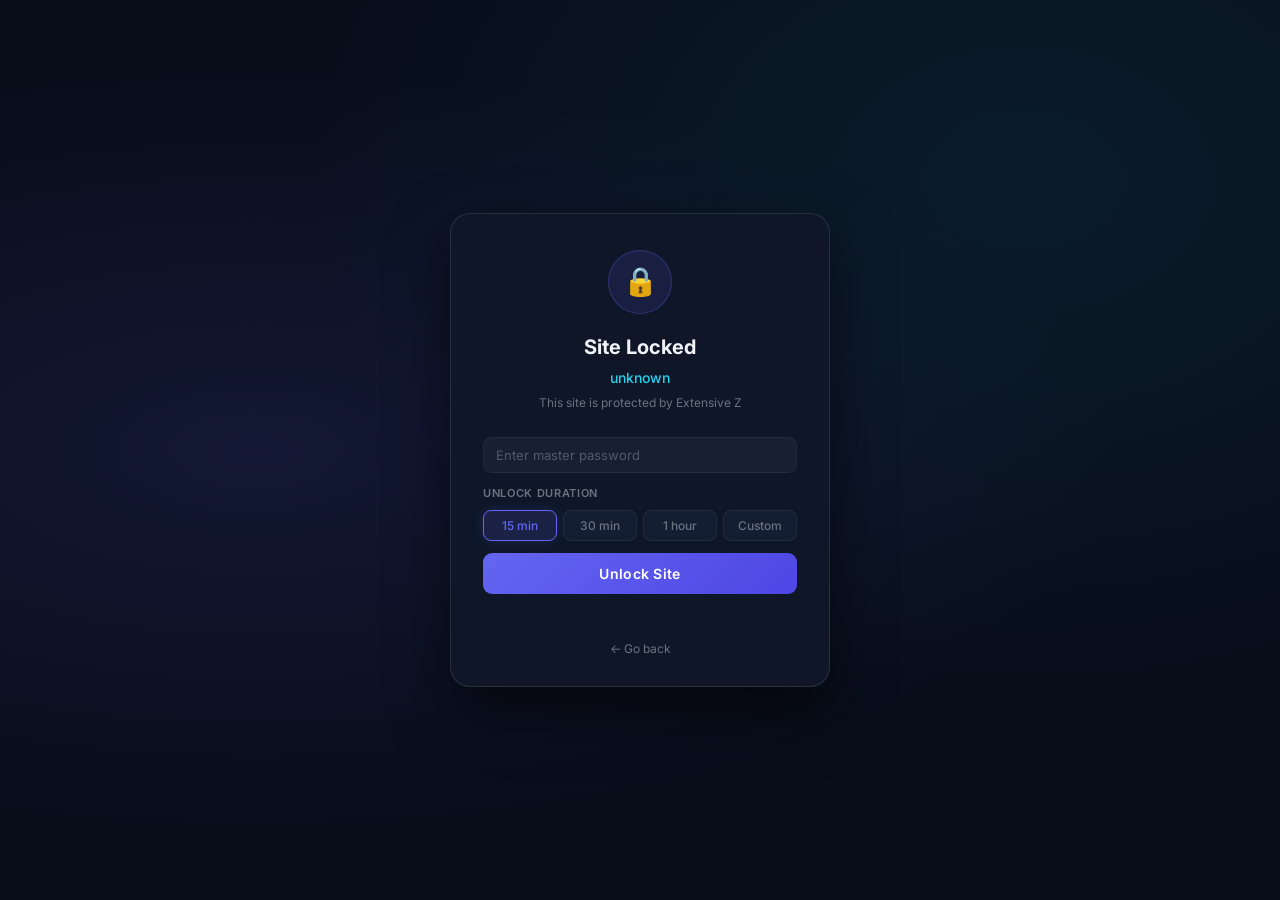
<file: extension2.o/lock.html>
<!DOCTYPE html>
<html lang="en">
<head>
  <meta charset="UTF-8" />
  <meta name="viewport" content="width=device-width, initial-scale=1.0" />
  <title>Site Locked — Extensive Z</title>
  <link rel="stylesheet" href="style.css" />
  <style>
    body {
      margin: 0;
      min-height: 100vh;
      display: flex;
      align-items: center;
      justify-content: center;
      background: var(--bg);
      background-image:
        radial-gradient(ellipse at 20% 50%, rgba(99,102,241,0.12) 0%, transparent 60%),
        radial-gradient(ellipse at 80% 20%, rgba(34,211,238,0.08) 0%, transparent 50%);
    }

    .lock-card {
      width: 380px;
      background: var(--surface);
      border: 1px solid var(--border-2);
      border-radius: 20px;
      padding: 36px 32px 28px;
      box-shadow: var(--shadow);
      animation: fadeInScale 0.35s ease;
    }

    .lock-icon {
      width: 64px;
      height: 64px;
      margin: 0 auto 18px;
      background: rgba(99,102,241,0.12);
      border: 1px solid rgba(99,102,241,0.3);
      border-radius: 50%;
      display: flex;
      align-items: center;
      justify-content: center;
      font-size: 28px;
    }

    .lock-title {
      text-align: center;
      font-size: 20px;
      font-weight: 700;
      color: var(--text);
      margin-bottom: 4px;
    }

    .lock-domain {
      text-align: center;
      font-size: 14px;
      color: var(--accent-2);
      font-weight: 500;
      margin-bottom: 6px;
      word-break: break-all;
    }

    .lock-subtitle {
      text-align: center;
      font-size: 12px;
      color: var(--text-muted);
      margin-bottom: 24px;
    }

    .lock-input {
      margin-bottom: 12px;
    }

    .duration-label {
      font-size: 11px;
      font-weight: 600;
      color: var(--text-muted);
      text-transform: uppercase;
      letter-spacing: 0.06em;
      margin-bottom: 8px;
      display: block;
    }

    .duration-presets {
      display: grid;
      grid-template-columns: repeat(4, 1fr);
      gap: 6px;
      margin-bottom: 12px;
    }

    .preset-btn {
      padding: 7px 4px;
      border-radius: 8px;
      background: var(--surface-2);
      border: 1px solid var(--border);
      color: var(--text-muted);
      font-size: 12px;
      font-weight: 500;
      cursor: pointer;
      transition: var(--tx);
      text-align: center;
    }

    .preset-btn:hover,
    .preset-btn.active {
      background: rgba(99,102,241,0.15);
      border-color: var(--accent);
      color: var(--accent);
    }

    .custom-row {
      display: flex;
      gap: 8px;
      align-items: center;
      margin-bottom: 16px;
    }

    .custom-row input {
      flex: 1;
    }

    .custom-row .unit {
      font-size: 12px;
      color: var(--text-muted);
      white-space: nowrap;
    }

    .unlock-btn {
      width: 100%;
      padding: 12px;
      background: linear-gradient(135deg, var(--accent), #4f46e5);
      color: white;
      border: none;
      border-radius: var(--radius-sm);
      font-size: 14px;
      font-weight: 600;
      cursor: pointer;
      transition: var(--tx3);
      letter-spacing: 0.02em;
    }

    .unlock-btn:hover {
      transform: translateY(-1px);
      box-shadow: 0 8px 24px var(--accent-glow);
    }

    .unlock-btn:active {
      transform: translateY(0);
    }

    #msg {
      text-align: center;
      margin-top: 12px;
      font-size: 13px;
      min-height: 18px;
      color: var(--danger);
    }

    .back-link {
      display: block;
      text-align: center;
      margin-top: 16px;
      font-size: 12px;
      color: var(--text-muted);
      text-decoration: none;
      transition: color 0.2s;
    }

    .back-link:hover {
      color: var(--text);
    }

    .divider {
      position: relative;
      text-align: center;
      margin: 16px 0;
    }

    .divider::before {
      content: '';
      position: absolute;
      top: 50%;
      left: 0;
      right: 0;
      height: 1px;
      background: var(--border);
    }

    .divider span {
      position: relative;
      background: var(--surface);
      padding: 0 10px;
      font-size: 11px;
      color: var(--text-muted);
    }

    .stats-row {
      display: flex;
      gap: 8px;
      margin-bottom: 20px;
    }

    .stat-chip {
      flex: 1;
      background: var(--surface-2);
      border: 1px solid var(--border);
      border-radius: 8px;
      padding: 8px;
      text-align: center;
      font-size: 11px;
    }

    .stat-chip .val {
      font-size: 18px;
      font-weight: 700;
      color: var(--accent);
      display: block;
    }

    .stat-chip .lbl {
      color: var(--text-muted);
      margin-top: 2px;
    }

    @keyframes shake {
      0%, 100% { transform: translateX(0); }
      20%, 60% { transform: translateX(-4px); }
      40%, 80% { transform: translateX(4px); }
    }
    .animate-shake {
      animation: shake 0.3s cubic-bezier(.36,.07,.19,.97) both;
    }
  </style>
</head>
<body>
  <div class="lock-card" id="lockCard">
    <div class="lock-icon">🔒</div>
    <div class="lock-title">Site Locked</div>
    <div class="lock-domain" id="siteName">—</div>
    <div class="lock-subtitle">This site is protected by Extensive Z</div>

    <div class="stats-row" id="statsRow" style="display:none">
      <div class="stat-chip">
        <span class="val" id="blockCount">0</span>
        <span class="lbl">Visits Blocked</span>
      </div>
      <div class="stat-chip">
        <span class="val" id="lockTime">—</span>
        <span class="lbl">Last Attempt</span>
      </div>
    </div>

    <div class="lock-input">
      <input type="password" id="password" placeholder="Enter master password" autocomplete="off" />
    </div>

    <span class="duration-label">Unlock Duration</span>
    <div class="duration-presets">
      <button class="preset-btn active" data-mins="15">15 min</button>
      <button class="preset-btn" data-mins="30">30 min</button>
      <button class="preset-btn" data-mins="60">1 hour</button>
      <button class="preset-btn" data-mins="0">Custom</button>
    </div>

    <div class="custom-row" id="customRow" style="display:none">
      <input type="number" id="customMins" placeholder="Minutes" min="1" max="1440" />
      <span class="unit">minutes</span>
    </div>

    <button class="unlock-btn" id="unlockBtn">Unlock Site</button>
    <div id="msg"></div>

    <a href="javascript:history.back()" class="back-link">← Go back</a>
  </div>

  <script src="lock.js"></script>
</body>
</html>
</file>
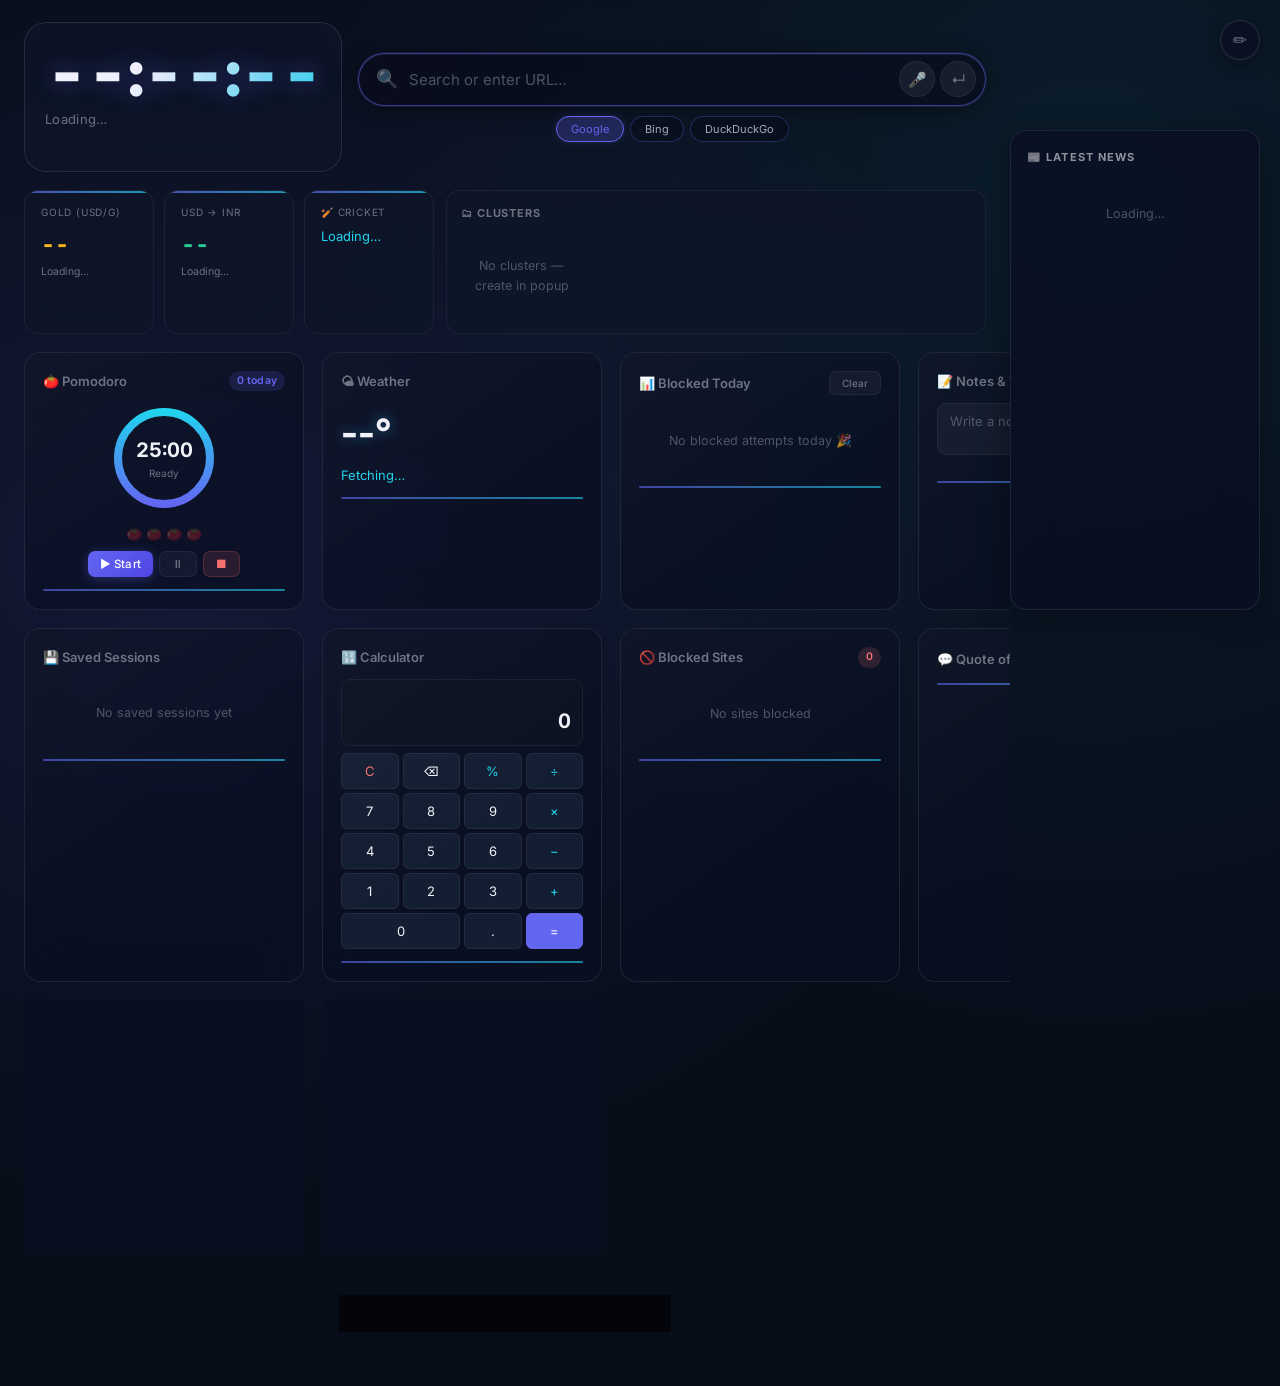
<file: extension2.o/newtab.html>
<!DOCTYPE html>
<html lang="en">
<head>
  <meta charset="UTF-8" />
  <title>New Tab — Extensive Z</title>
  <link rel="stylesheet" href="style.css" />
  <style>
    body{margin:0;min-height:100vh;background:var(--bg);background-image:radial-gradient(ellipse at 15% 40%,rgba(99,102,241,.13) 0%,transparent 55%),radial-gradient(ellipse at 85% 15%,rgba(34,211,238,.08) 0%,transparent 50%);overflow-x:hidden;display:grid;grid-template-columns:1fr 270px;grid-template-rows:auto;}
    .nt-main{padding:22px 24px 20px;display:flex;flex-direction:column;gap:18px;min-height:100vh;overflow-y:auto;}
    /* Sidebar */
    .nt-sidebar{background:rgba(10,15,35,.78);backdrop-filter:blur(20px);border:1px solid rgba(255,255,255,.09);border-radius:16px;padding:18px 16px;overflow-y:auto;align-self:start;margin-top:130px;margin-right:20px;min-height:480px;max-height:680px;position:relative;box-shadow:0 8px 32px rgba(0,0,0,.35);}
    .sidebar-hdr{font-size:11px;font-weight:700;color:rgba(255,255,255,.55);text-transform:uppercase;letter-spacing:.1em;margin-bottom:14px;display:flex;align-items:center;gap:6px;}
    .news-item img{ width:100%; height:130px; object-fit:cover; border-radius:8px; margin-bottom:7px; background:rgba(255,255,255,.05); display:block; }
    .news-meta{font-size:10px;color:rgba(255,255,255,.4);}
    /* Top bar */
    .nt-topbar{display:flex;align-items:center;gap:16px;}
    .clock-box{background:rgba(14,22,40,.75);backdrop-filter:blur(16px);border:1px solid var(--border-2);border-radius:var(--radius-lg);padding:14px 20px;flex-shrink:0;}
    #clock-time{font-size:38px;font-weight:800;letter-spacing:-1px;color:var(--text);font-variant-numeric:tabular-nums;text-shadow:0 0 24px rgba(99,102,241,.5);line-height:1;}
    #clock-date{font-size:11.5px;color:var(--accent-2);margin-top:3px;letter-spacing:.3px;}
    #clock-greet{font-size:11px;color:var(--text-muted);margin-top:1px;}
    /* Search center */
    .search-center{flex:1;}
    .search-wrap{position:relative;display:flex;align-items:center;}
    .search-prefix{position:absolute;left:18px;font-size:18px;opacity:.5;pointer-events:none;z-index:1;}
    #searchInput{width:100%;padding:15px 100px 15px 50px;border-radius:99px;font-size:15px;background:rgba(255,255,255,.07);backdrop-filter:blur(20px);border:1.5px solid rgba(99,102,241,.35);color:var(--text);outline:none;transition:var(--tx3);box-shadow:0 0 0 0 transparent;}
    #searchInput:hover{border-color:rgba(99,102,241,.55);background:rgba(255,255,255,.09);}
    #searchInput:focus{background:rgba(255,255,255,.1);border-color:var(--accent);box-shadow:0 0 0 4px var(--accent-glow),0 8px 40px rgba(0,0,0,.4),inset 0 0 0 1px rgba(34,211,238,.15);}
    .search-actions{position:absolute;right:10px;display:flex;gap:5px;align-items:center;}
    .sab{width:36px;height:36px;border-radius:50%;background:rgba(255,255,255,.06);border:1px solid var(--border);color:var(--text-muted);font-size:15px;cursor:pointer;display:flex;align-items:center;justify-content:center;transition:var(--tx);}
    .sab:hover{background:rgba(99,102,241,.2);color:var(--accent);border-color:var(--accent);}
    #voiceBtn.listening{background:rgba(239,68,68,.2);color:var(--danger);border-color:var(--danger);animation:pulse 1s infinite;}
    .engine-row{display:flex;gap:6px;justify-content:center;margin-top:8px;}
    .eng-btn{padding:4px 13px;border-radius:99px;background:rgba(255,255,255,.04);border:1px solid var(--border);color:var(--text-muted);font-size:11px;cursor:pointer;transition:var(--tx);}
    .eng-btn:hover{color:var(--text);border-color:var(--border-2);}
    .eng-btn.active{background:rgba(99,102,241,.15);border-color:var(--accent);color:var(--accent);}
    /* Edit mode button */
    .edit-mode-btn{position:fixed;top:20px;right:20px;z-index:300;width:40px;height:40px;border-radius:50%;background:rgba(10,15,35,.75);backdrop-filter:blur(12px);border:1px solid rgba(255,255,255,.12);color:var(--text-muted);font-size:17px;cursor:pointer;display:flex;align-items:center;justify-content:center;transition:var(--tx);box-shadow:0 4px 16px rgba(0,0,0,.4);}
    .edit-mode-btn:hover{background:rgba(99,102,241,.2);border-color:var(--accent);color:var(--accent);}
    .edit-mode-btn.active{background:rgba(99,102,241,.2);border-color:var(--accent);color:var(--accent);box-shadow:0 0 12px var(--accent-glow);}
    /* Info cards row */
    .info-row{display:flex;gap:12px;align-items:stretch;}
    .info-cards{display:flex;gap:10px;flex-shrink:0;}
    .info-card{background:rgba(14,22,40,.8);backdrop-filter:blur(14px);border:1px solid var(--border);border-radius:var(--radius);padding:14px 16px;min-width:130px;transition:var(--tx3);position:relative;overflow:hidden;}
    .info-card::before{content:'';position:absolute;top:0;left:0;right:0;height:2px;background:var(--grad-accent);opacity:.7;}
    .info-card:hover{border-color:var(--border-2);transform:translateY(-2px);box-shadow:0 8px 24px rgba(0,0,0,.35);}
    .ic-label{font-size:10px;color:var(--text-muted);text-transform:uppercase;letter-spacing:.08em;margin-bottom:6px;}
    .ic-val{font-size:22px;font-weight:800;font-variant-numeric:tabular-nums;}
    .ic-sub{font-size:10.5px;color:var(--text-muted);margin-top:3px;}
    .gold-val{background:linear-gradient(135deg,#fbbf24,#f59e0b);-webkit-background-clip:text;-webkit-text-fill-color:transparent;}
    .inr-val{background:linear-gradient(135deg,#34d399,#10b981);-webkit-background-clip:text;-webkit-text-fill-color:transparent;}
    .cric-val{font-size:13px;color:var(--accent-2);line-height:1.4;}
    /* Clusters inline */
    .clusters-inline{flex:1;background:rgba(14,22,40,.8);backdrop-filter:blur(14px);border:1px solid var(--border);border-radius:var(--radius);padding:14px;overflow:hidden;}
    /* ── Edit mode ── */
    body.edit-mode .widget { outline: 2px dashed rgba(99,102,241,.35); }
    body.edit-mode .widget:hover { outline-color: var(--accent); }

    /* Old remove btn — hidden, replaced by .widget-controls */
    .widget-remove { display: none !important; }

    /* Widget control overlay (top-right, shown in edit mode) */
    .widget-controls {
      display: none;
      position: absolute; top: 8px; right: 8px;
      gap: 5px; z-index: 20; align-items: center;
    }
    body.edit-mode .widget-controls { display: flex; }
    .wc-btn {
      width: 26px; height: 26px; border-radius: 7px;
      display: flex; align-items: center; justify-content: center;
      cursor: pointer; font-size: 13px; border: none;
      backdrop-filter: blur(8px); transition: transform .15s, opacity .15s;
    }
    .wc-btn:hover { transform: scale(1.15); opacity: 1 !important; }
    .wc-remove { background: rgba(239,68,68,.85); color: #fff; }
    .wc-remove:hover { background: #ef4444; }
    .wc-resize {
      background: rgba(99,102,241,.8); color: #fff;
      font-size: 15px; font-weight: 700; line-height: 1;
    }
    .wc-resize:hover { background: var(--accent); }
    .wc-resize.is-wide { background: rgba(99,102,241,1); box-shadow: 0 0 8px rgba(99,102,241,.6); }
    /* Drag handle */
    .drag-handle { cursor:grab; color:rgba(255,255,255,.55); font-size:15px; padding:2px 5px; border-radius:5px; background:rgba(255,255,255,.1); user-select:none; display:flex; align-items:center; }
    .drag-handle:active { cursor:grabbing; }
    /* In edit mode let overflow show controls above */
    body.edit-mode .widget { overflow: visible; }

    /* Edit mode controls for info-row cards, clock, clusters, sidebar */
    .info-card { position: relative; }
    body.edit-mode .info-card { overflow: visible; }
    .clusters-inline { position: relative; }
    .clock-box { position: relative; }
    body.edit-mode .info-card .widget-controls,
    body.edit-mode .clusters-inline .widget-controls,
    body.edit-mode .clock-box .widget-controls,
    body.edit-mode .nt-sidebar .widget-controls { display: flex !important; }

    /* Edit-mode-btn active glow */
    .edit-mode-btn.active {
      background: rgba(99,102,241,.25) !important;
      border-color: var(--accent) !important;
      color: var(--accent) !important;
      box-shadow: 0 0 0 3px rgba(99,102,241,.3), 0 0 20px rgba(99,102,241,.45) !important;
      animation: editGlow 2s ease-in-out infinite;
    }
    @keyframes editGlow {
      0%,100% { box-shadow: 0 0 0 3px rgba(99,102,241,.3), 0 0 18px rgba(99,102,241,.4); }
      50%      { box-shadow: 0 0 0 4px rgba(99,102,241,.5), 0 0 30px rgba(99,102,241,.65); }
    }
    /* Quote widget */
    .quote-text{font-size:14px;font-style:italic;color:var(--text);line-height:1.6;margin-bottom:8px;}
    .quote-author{font-size:11px;color:var(--text-muted);text-align:right;}

    /* ── Hero Section ── */
    .nt-hero {
      text-align: center;
      padding: 36px 20px 28px;
      position: relative;
    }
    #clock-greet {
      font-size: 15px; font-weight: 500; color: var(--text-muted);
      margin-bottom: 4px; letter-spacing: .3px;
    }
    #clock-time {
      font-size: 68px; font-weight: 800; letter-spacing: -3px;
      background: linear-gradient(135deg,#fff 40%,var(--accent-2));
      -webkit-background-clip: text; -webkit-text-fill-color: transparent;
      font-variant-numeric: tabular-nums; line-height: 1; margin-bottom: 4px;
    }
    #clock-date { font-size: 13px; color: var(--text-muted); margin-bottom: 28px; }

    /* Search */
    .search-hero { max-width: 600px; margin: 0 auto; }
    .search-wrap { position: relative; display: flex; align-items: center; }
    .search-prefix {
      position: absolute; left: 18px; font-size: 18px; opacity: .5; pointer-events: none; z-index:1;
    }
    #searchInput {
      width: 100%; padding: 16px 110px 16px 50px;
      border-radius: 99px; font-size: 15px;
      background: rgba(8,12,28,.65);
      backdrop-filter: blur(24px);
      border: 1.5px solid rgba(99,102,241,.55);
      color: var(--text);
      outline: none; transition: var(--tx3);
      box-shadow: 0 0 0 1px rgba(99,102,241,.15), 0 4px 20px rgba(0,0,0,.4), inset 0 1px 0 rgba(255,255,255,.06);
    }
    #searchInput:hover {
      background: rgba(8,12,28,.75);
      border-color: rgba(99,102,241,.75);
    }
    #searchInput:focus {
      background: rgba(8,12,28,.8);
      border-color: var(--accent);
      box-shadow: 0 0 0 4px var(--accent-glow), 0 0 40px rgba(99,102,241,.25), 0 8px 40px rgba(0,0,0,.5), inset 0 1px 0 rgba(255,255,255,.08);
    }
    .search-actions {
      position: absolute; right: 10px;
      display: flex; gap: 5px; align-items: center;
    }
    .sab {
      width: 36px; height: 36px; border-radius: 50%;
      background: rgba(255,255,255,.06); border: 1px solid var(--border);
      color: var(--text-muted); font-size: 15px; cursor: pointer;
      display: flex; align-items: center; justify-content: center;
      transition: var(--tx);
    }
    .sab:hover { background: rgba(99,102,241,.2); color: var(--accent); border-color: var(--accent); }
    #voiceBtn.listening { background: rgba(239,68,68,.2); color: var(--danger); animation: pulse 1s infinite; }
    .engine-row { display: flex; gap: 6px; justify-content: center; margin-top: 10px; }
    .eng-btn {
      padding: 5px 14px; border-radius: 99px;
      background: rgba(8,12,28,.6);
      border: 1px solid rgba(99,102,241,.3);
      color: rgba(255,255,255,.65); font-size: 11px; cursor: pointer;
      transition: var(--tx); backdrop-filter: blur(10px);
    }
    .eng-btn:hover { color: rgba(255,255,255,.9); border-color: rgba(99,102,241,.6); background: rgba(8,12,28,.8); }
    .eng-btn.active { background: rgba(99,102,241,.25); border-color: var(--accent); color: var(--accent); box-shadow: 0 0 8px rgba(99,102,241,.2); }

    /* ── Widget Grid ── */
    .widget-grid {
      display: grid;
      grid-template-columns: repeat(auto-fill, minmax(280px, 1fr));
      gap: 18px;
      max-width: 1200px;
      margin: 0 auto;
    }

    .widget {
      background: rgba(10,15,35,.68);
      backdrop-filter: blur(20px);
      border: 1px solid rgba(255,255,255,.09);
      border-radius: 16px;
      padding: 18px;
      transition: var(--tx3);
      animation: fadeIn .4s ease backwards;
      position: relative; overflow: hidden;
    }
    .widget::before {
      content: ''; position: absolute; inset: 0; border-radius: var(--radius);
      background: linear-gradient(145deg,rgba(255,255,255,.025) 0%,transparent 60%);
      pointer-events: none;
    }
    .widget:hover { border-color: var(--border-2); transform: translateY(-2px);
      box-shadow: 0 12px 36px rgba(0,0,0,.4), 0 0 20px rgba(99,102,241,.08); }
    .widget.wide { grid-column: span 2; }
    .widget.dragging { opacity:.5; transform:scale(.97); border-color:var(--accent); }
    .widget.drag-over { border-color:var(--accent-2); box-shadow:0 0 20px var(--accent-glow2); }
    .drag-handle {
      cursor: grab; color: var(--text-dim); font-size: 13px; opacity: 0;
      transition: opacity .2s; padding: 0 2px;
    }
    .widget:hover .drag-handle { opacity: 1; }
    .drag-handle:active { cursor: grabbing; }
    /* News sidebar — stacked layout: image on top, title below */
    .news-item { display:block; padding:10px 0; border-bottom:1px solid rgba(255,255,255,.07); }
    .news-item:last-child { border-bottom:none; padding-bottom:0; }
    .news-item a { display:block; font-size:12.5px; font-weight:500; color:rgba(255,255,255,.88); text-decoration:none; line-height:1.45; margin-bottom:4px; }
    .news-item a:hover { color:var(--accent); }
    .news-item img { width:100%; height:130px; object-fit:cover; border-radius:8px; margin-bottom:7px; background:var(--surface-2); display:block; }
    .news-meta { font-size:10px; color:var(--text-muted); }
    /* Gold widget */
    .gold-price { font-size:34px; font-weight:800; font-variant-numeric:tabular-nums;
      background:linear-gradient(135deg,#fbbf24,#f59e0b); -webkit-background-clip:text; -webkit-text-fill-color:transparent; }
    .gold-sub { font-size:11px; color:var(--text-muted); margin-top:4px; }
    .metal-row { display:flex; justify-content:space-between; align-items:center;
      padding:7px 0; border-bottom:1px solid var(--border); font-size:13px; }
    .metal-row:last-child { border-bottom:none; }
    .metal-val { font-weight:600; font-variant-numeric:tabular-nums; }
    .metal-chg.up   { color:var(--success); font-size:11px; }
    .metal-chg.down { color:var(--danger);  font-size:11px; }
    /* Cricket widget */
    .match-card { background:var(--surface-2); border:1px solid var(--border); border-radius:var(--radius-sm);
      padding:10px 12px; margin-bottom:8px; }
    .match-teams { font-size:13px; font-weight:600; margin-bottom:3px; }
    .match-score { font-size:12px; color:var(--accent-2); font-variant-numeric:tabular-nums; }
    .match-status { font-size:11px; color:var(--text-muted); margin-top:2px; }
    /* Firewall status */
    .fw-row { display:flex; align-items:center; justify-content:space-between;
      padding:8px 0; border-bottom:1px solid var(--border); font-size:12px; }
    .fw-row:last-child { border-bottom:none; }
    .fw-val { font-weight:600; }
    .fw-ok  { color:var(--success); }
    .fw-off { color:var(--text-muted); }

    .wh { display: flex; align-items: center; justify-content: space-between; margin-bottom: 12px; }
    .wh h3 { font-size: 13px; font-weight: 600; color: var(--text-muted); display: flex; align-items: center; gap: 6px; }
    .accent-line { height: 2px; background: linear-gradient(90deg,var(--accent),var(--accent-2)); border-radius: 2px; margin-top: 12px; }

    /* Stagger animation */
    .widget:nth-child(1)  { animation-delay: .05s; }
    .widget:nth-child(2)  { animation-delay: .10s; }
    .widget:nth-child(3)  { animation-delay: .15s; }
    .widget:nth-child(4)  { animation-delay: .20s; }
    .widget:nth-child(5)  { animation-delay: .25s; }
    .widget:nth-child(6)  { animation-delay: .30s; }
    .widget:nth-child(7)  { animation-delay: .35s; }
    .widget:nth-child(8)  { animation-delay: .40s; }
    .widget:nth-child(9)  { animation-delay: .45s; }

    /* ── Pomodoro Widget ── */
    .pom-ring-wrap { position:relative; width:110px; height:110px; margin: 0 auto 10px; display:flex; align-items:center; justify-content:center; }
    .pom-svg { width:110px; height:110px; transform:rotate(-90deg); position:absolute; }
    .pom-bg   { fill:none; stroke:var(--surface-2); stroke-width:8; }
    .pom-prog { fill:none; stroke:url(#pomGrad); stroke-width:8; stroke-linecap:round; transition:stroke-dashoffset 1s linear; }
    .pom-center { position:absolute; text-align:center; }
    .pom-time  { font-size:20px; font-weight:700; font-variant-numeric:tabular-nums; }
    .pom-lbl   { font-size:10px; color:var(--text-muted); }
    .pom-btns  { display:flex; gap:6px; justify-content:center; margin-top:8px; }
    .pom-toms  { display:flex; gap:4px; justify-content:center; margin:6px 0; }
    .ptom { font-size:13px; opacity:.25; transition:opacity .3s; }
    .ptom.done { opacity:1; }

    /* ── Weather Widget ── */
    #weather-temp { font-size:38px; font-weight:700; text-shadow:0 0 14px rgba(56,189,248,.5); }
    #weather-desc { font-size:13px; color:var(--accent-2); text-transform:capitalize; margin-top:3px; }
    #weather-city { font-size:11px; color:var(--text-muted); margin-top:2px; }

    /* ── Block Stats Widget ── */
    .bar-item { margin-bottom:10px; }
    .bar-label { display:flex; justify-content:space-between; font-size:12px; margin-bottom:3px; }
    .bar-track { height:6px; background:var(--surface-2); border-radius:99px; overflow:hidden; }
    .bar-fill  { height:100%; background:linear-gradient(90deg,var(--accent),var(--accent-2)); border-radius:99px; transition:width .6s ease; }

    /* ── Clusters Widget ── */
    .cl-nt-grid { display:grid; grid-template-columns:repeat(auto-fill,minmax(110px,1fr)); gap:8px; }
    .cl-nt-card { background:var(--surface-2); border:1px solid var(--border); border-radius:var(--radius-sm); padding:10px; cursor:pointer; transition:var(--tx3); text-align:center; }
    .cl-nt-card:hover { border-color:var(--accent); transform:translateY(-2px); }
    .cl-nt-em  { font-size:20px; margin-bottom:4px; }
    .cl-nt-nm  { font-size:12px; font-weight:600; }
    .cl-nt-ct  { font-size:10px; color:var(--text-muted); margin-top:2px; }

    /* ── Notes Widget ── */
    #noteInput { resize:none; height:52px; font-size:13px; border-radius:var(--radius-sm); }
    .note-add-btn { width:100%; margin-top:6px; }
    .notes-list { max-height:180px; overflow-y:auto; margin-top:8px; }
    .note-item { display:flex; align-items:center; gap:8px; background:var(--surface-2); border:1px solid var(--border); padding:8px 10px; border-radius:var(--radius-sm); margin-bottom:5px; }
    .note-item input[type="checkbox"] { flex-shrink:0; width:15px; height:15px; cursor:pointer; accent-color:var(--accent); }
    .note-text  { flex:1; min-width:0; font-size:12px; line-height:1.5; word-break:break-word; overflow-wrap:break-word; }
    .note-text.done { opacity:.45; text-decoration:line-through; }
    .note-del  { background:none; border:none; color:var(--text-dim); cursor:pointer; font-size:14px; padding:0 2px; transition:color .2s; flex-shrink:0; line-height:1; }
    .note-del:hover { color:var(--danger); }

    /* ── Sessions Widget ── */
    .nt-sess-item { display:flex; align-items:center; gap:8px; background:var(--surface-2); border:1px solid var(--border); padding:8px 10px; border-radius:var(--radius-sm); margin-bottom:6px; font-size:12px; }
    .nt-sess-info { flex:1; overflow:hidden; }
    .nt-sess-nm   { font-weight:500; overflow:hidden; text-overflow:ellipsis; white-space:nowrap; }
    .nt-sess-ct   { font-size:10px; color:var(--text-muted); margin-top:1px; }

    /* ── Quick Calc Widget ── */
    .nt-calc-disp { background:var(--surface-3); border:1px solid var(--border); border-radius:var(--radius-sm); padding:8px 11px; text-align:right; margin-bottom:7px; }
    .nt-calc-expr { font-size:11px; color:var(--text-muted); min-height:14px; }
    .nt-calc-res  { font-size:20px; font-weight:700; font-variant-numeric:tabular-nums; }
    .nt-calc-grid { display:grid; grid-template-columns:repeat(4,1fr); gap:4px; }
    .nc { padding:9px 3px; border-radius:6px; background:var(--surface-2); border:1px solid var(--border); color:var(--text); font-size:13px; cursor:pointer; transition:var(--tx); font-family:inherit; }
    .nc:hover { background:var(--surface); }
    .nc:active { transform:scale(.93); }
    .nc.op { color:var(--accent-2); }
    .nc.eq { background:var(--accent); color:#fff; border-color:var(--accent); }
    .nc.cl { color:var(--danger); }
    .nc.w2 { grid-column:span 2; }

    /* ── Blocked Sites Widget ── */
    .bl-item { display:flex; align-items:center; gap:6px; font-size:12px; padding:6px 9px; background:var(--surface-2); border:1px solid var(--border); border-radius:var(--radius-sm); margin-bottom:5px; }
    .bl-badge { font-size:10px; padding:1px 6px; border-radius:99px; background:rgba(16,185,129,.15); color:var(--success); margin-left:auto; white-space:nowrap; }

    /* ── Footer ── */
    footer { text-align:center; margin-top:32px; color:var(--text-dim); font-size:12px; }
    footer a { color:var(--text-muted); text-decoration:none; transition:color .2s; }
    footer a:hover { color:var(--accent); }
  </style>
</head>
<body>

<button class="edit-mode-btn" id="editModeBtn" title="Edit layout">✏️</button>
<div class="nt-main">
<!-- ── TOP BAR ── -->
<div class="nt-topbar">
  <div class="clock-box">
    <div class="widget-controls"><button class="wc-btn wc-remove" title="Hide" data-hid="clock-box">✕</button></div>
    <div id="clock-time">--:--:--</div>
    <div id="clock-date">Loading…</div>
    <div id="clock-greet"></div>
  </div>
  <div class="search-center">
    <div class="search-wrap">
      <span class="search-prefix">🔍</span>
      <input id="searchInput" type="text" placeholder="Search or enter URL…" autocomplete="off" />
      <div class="search-actions">
        <button class="sab" id="voiceBtn" title="Voice search">🎤</button>
        <button class="sab" id="searchBtn" title="Search">↵</button>
      </div>
    </div>
    <div class="engine-row">
      <button class="eng-btn active" data-engine="google">Google</button>
      <button class="eng-btn" data-engine="bing">Bing</button>
      <button class="eng-btn" data-engine="ddg">DuckDuckGo</button>
    </div>
  </div>
</div>

<!-- ── INFO CARDS ROW ── -->
<div class="info-row">
  <div class="info-cards">
    <div class="info-card" id="goldCard">
      <div class="widget-controls"><button class="wc-btn wc-remove" title="Hide" data-hid="goldCard">✕</button></div>
      <div class="ic-label">Gold (USD/g)</div>
      <div class="ic-val gold-val" id="goldVal">--</div>
      <div class="ic-sub" id="goldSub">Loading…</div>
    </div>
    <div class="info-card" id="inrCard">
      <div class="widget-controls"><button class="wc-btn wc-remove" title="Hide" data-hid="inrCard">✕</button></div>
      <div class="ic-label">USD → INR</div>
      <div class="ic-val inr-val" id="inrVal">--</div>
      <div class="ic-sub" id="inrSub">Loading…</div>
    </div>
    <div class="info-card" id="cricCard">
      <div class="widget-controls"><button class="wc-btn wc-remove" title="Hide" data-hid="cricCard">✕</button></div>
      <div class="ic-label">🏏 Cricket</div>
      <div class="cric-val" id="cricVal">Loading…</div>
    </div>
  </div>
  <div class="clusters-inline">
    <div class="widget-controls"><button class="wc-btn wc-remove" title="Hide" data-hid="clusters-inline">✕</button></div>
    <div style="font-size:11px;font-weight:700;color:var(--text-muted);text-transform:uppercase;letter-spacing:.08em;margin-bottom:10px;">🗂 Clusters</div>
    <div class="cl-nt-grid" id="clNtGrid"><div class="empty">No clusters — create in popup</div></div>
  </div>
</div>

<!-- ═══ WIDGET GRID ═══ -->
<div class="widget-grid" id="widgetGrid">

  <!-- 1. Pomodoro Timer -->
  <div class="widget" id="wgt-pom" draggable="true">
    <div class="widget-controls"><span class="drag-handle" title="Drag">&#8942;&#8942;</span><button class="wc-btn wc-resize" title="Toggle wide">⧉</button><button class="wc-btn wc-remove" title="Hide">✕</button></div>
    <div class="wh"><h3>🍅 Pomodoro</h3><span class="badge badge-accent" id="pomCountBadge">0 today</span></div>
    <div class="pom-ring-wrap">
      <svg class="pom-svg" viewBox="0 0 110 110">
        <defs>
          <linearGradient id="pomGrad" x1="0%" y1="0%" x2="100%" y2="0%">
            <stop offset="0%"   stop-color="#6366f1"/>
            <stop offset="100%" stop-color="#22d3ee"/>
          </linearGradient>
        </defs>
        <circle class="pom-bg"   cx="55" cy="55" r="46"/>
        <circle class="pom-prog" cx="55" cy="55" r="46" id="pomRing" style="stroke-dasharray:289.03;stroke-dashoffset:0"/>
      </svg>
      <div class="pom-center">
        <div class="pom-time" id="pomDisplay">25:00</div>
        <div class="pom-lbl"  id="pomLbl">Ready</div>
      </div>
    </div>
    <div class="pom-toms" id="pomToms">
      <span class="ptom">🍅</span><span class="ptom">🍅</span>
      <span class="ptom">🍅</span><span class="ptom">🍅</span>
    </div>
    <div class="pom-btns">
      <button class="btn btn-primary btn-sm" id="pomStart">▶ Start</button>
      <button class="btn btn-ghost btn-sm"   id="pomPause" disabled>⏸</button>
      <button class="btn btn-danger btn-sm"  id="pomStop"  disabled>■</button>
    </div>
    <div class="accent-line"></div>
  </div>

  <!-- 2. Weather -->
  <div class="widget" id="wgt-weather" draggable="true">
    <div class="widget-controls"><span class="drag-handle" title="Drag">&#8942;&#8942;</span><button class="wc-btn wc-resize" title="Toggle wide">⧉</button><button class="wc-btn wc-remove" title="Hide">✕</button></div>
    <div class="wh"><h3>🌤 Weather</h3><span style="font-size:10px;color:var(--text-dim)" id="weatherUpdated"></span></div>
    <div id="weather-temp">--°</div>
    <div id="weather-desc">Fetching…</div>
    <div id="weather-city"></div>
    <div class="accent-line"></div>
  </div>

  <!-- 3. Block Stats -->
  <div class="widget" id="wgt-stats" draggable="true">
    <div class="widget-controls"><span class="drag-handle" title="Drag">&#8942;&#8942;</span><button class="wc-btn wc-resize" title="Toggle wide">⧉</button><button class="wc-btn wc-remove" title="Hide">✕</button></div>
    <div class="wh">
      <h3>📊 Blocked Today</h3>
      <button class="btn btn-ghost btn-sm" id="clearStatsBtn" style="font-size:10px">Clear</button>
    </div>
    <div id="statsContent"><div class="empty">No blocked attempts today 🎉</div></div>
    <div class="accent-line"></div>
  </div>



  <!-- 5. Notes / Todo -->
  <div class="widget" id="wgt-notes" draggable="true">
    <div class="widget-controls"><span class="drag-handle" title="Drag">&#8942;&#8942;</span><button class="wc-btn wc-resize" title="Toggle wide">⧉</button><button class="wc-btn wc-remove" title="Hide">✕</button></div>
    <div class="wh"><h3>📝 Notes & Tasks</h3><span id="noteCount" style="font-size:11px;color:var(--text-muted)"></span></div>
    <textarea id="noteInput" placeholder="Write a note and press Enter…" rows="2"></textarea>
    <div class="notes-list" id="notesList"></div>
    <div class="accent-line"></div>
  </div>

  <!-- 6. Sessions -->
  <div class="widget" id="wgt-sessions" draggable="true">
    <div class="widget-controls"><span class="drag-handle" title="Drag">&#8942;&#8942;</span><button class="wc-btn wc-resize" title="Toggle wide">⧉</button><button class="wc-btn wc-remove" title="Hide">✕</button></div>
    <div class="wh"><h3>💾 Saved Sessions</h3></div>
    <div id="ntSessList"><div class="empty">No saved sessions yet</div></div>
    <div class="accent-line"></div>
  </div>

  <!-- 7. Quick Calculator -->
  <div class="widget" id="wgt-calc" draggable="true">
    <div class="widget-controls"><span class="drag-handle" title="Drag">&#8942;&#8942;</span><button class="wc-btn wc-resize" title="Toggle wide">⧉</button><button class="wc-btn wc-remove" title="Hide">✕</button></div>
    <div class="wh"><h3>🔢 Calculator</h3></div>
    <div class="nt-calc-disp">
      <div class="nt-calc-expr" id="ntCalcExpr">&nbsp;</div>
      <div class="nt-calc-res"  id="ntCalcRes">0</div>
    </div>
    <div class="nt-calc-grid">
      <button class="nc cl" data-nc="C">C</button>
      <button class="nc"    data-nc="back">⌫</button>
      <button class="nc op" data-nc="%">%</button>
      <button class="nc op" data-nc="/">÷</button>
      <button class="nc" data-nc="7">7</button><button class="nc" data-nc="8">8</button>
      <button class="nc" data-nc="9">9</button><button class="nc op" data-nc="*">×</button>
      <button class="nc" data-nc="4">4</button><button class="nc" data-nc="5">5</button>
      <button class="nc" data-nc="6">6</button><button class="nc op" data-nc="-">−</button>
      <button class="nc" data-nc="1">1</button><button class="nc" data-nc="2">2</button>
      <button class="nc" data-nc="3">3</button><button class="nc op" data-nc="+">+</button>
      <button class="nc w2" data-nc="0">0</button>
      <button class="nc" data-nc=".">.</button>
      <button class="nc eq" data-nc="=">=</button>
    </div>
    <div class="accent-line"></div>
  </div>

  <!-- 8. Blocked Sites -->
  <div class="widget" id="wgt-blocked" draggable="true">
    <div class="widget-controls"><span class="drag-handle" title="Drag">&#8942;&#8942;</span><button class="wc-btn wc-resize" title="Toggle wide">⧉</button><button class="wc-btn wc-remove" title="Hide">✕</button></div>
    <div class="wh"><h3>🚫 Blocked Sites</h3><span class="badge badge-danger" id="blCount">0</span></div>
    <div id="blList"><div class="empty">No sites blocked</div></div>
    <div class="accent-line"></div>
  </div>

  <!-- Quotes widget -->
  <div class="widget" id="wgt-quotes" draggable="true">
    <div class="widget-controls"><span class="drag-handle" title="Drag">&#8942;&#8942;</span><button class="wc-btn wc-resize" title="Toggle wide">⧉</button><button class="wc-btn wc-remove" title="Hide">✕</button></div>
    <div class="wh"><h3>💬 Quote of the Day</h3><button class="btn btn-ghost btn-sm" id="newQuoteBtn" style="font-size:10px">New</button></div>
    <div class="quote-text" id="quoteText"></div>
    <div class="quote-author" id="quoteAuthor"></div>
    <div class="accent-line"></div>
  </div>

  <!-- Screenshot widget -->
  <div class="widget" id="wgt-screenshot" draggable="true">
    <div class="widget-controls"><span class="drag-handle" title="Drag">&#8942;&#8942;</span><button class="wc-btn wc-resize" title="Toggle wide">⧉</button><button class="wc-btn wc-remove" title="Hide">✕</button></div>
    <div class="wh"><h3>📸 Screenshot</h3></div>
    <div style="font-size:12px;color:var(--text-muted);margin-bottom:12px;line-height:1.6">
      💡 <strong style="color:var(--text)">How to use:</strong><br>
      1. Browse to the page you want to capture<br>
      2. Click the <strong style="color:var(--accent)">Extensive Z</strong> extension icon<br>
      3. The popup has a 📸 button that captures the current tab.
    </div>
    <button class="btn btn-primary" id="screenshotBtn" style="width:100%">📸 Capture Active Tab</button>
    <div style="font-size:10px;color:var(--text-muted);margin-top:8px;text-align:center">Opens screenshot in a new tab</div>
    <div class="accent-line"></div>
  </div>

  <!-- Speed Test widget -->
  <div class="widget" id="wgt-speed" draggable="true">
    <div class="widget-controls"><span class="drag-handle" title="Drag">&#8942;&#8942;</span><button class="wc-btn wc-resize" title="Toggle wide">⧉</button><button class="wc-btn wc-remove" title="Hide">✕</button></div>
    <div class="wh"><h3>⚡ Internet Speed</h3><button class="btn btn-ghost btn-sm" id="speedTestBtn" style="font-size:10px">▶ Test</button></div>
    <div id="speedResult" style="text-align:center;padding:10px 0">
      <div style="font-size:28px;font-weight:800;font-variant-numeric:tabular-nums" id="speedVal">—</div>
      <div style="font-size:11px;color:var(--text-muted);margin-top:2px" id="speedUnit">Mbps download</div>
      <div style="font-size:10px;color:var(--text-dim);margin-top:4px" id="speedStatus">Click ▶ to test</div>
    </div>
    <div style="margin-top:8px;display:flex;gap:10px;font-size:11px;color:var(--text-muted)">
      <span>↓ <b id="speedDL">—</b> Mbps</span>
      <span style="margin-left:auto">📍 <span id="speedPing">—</span> ms ping</span>
    </div>
    <div class="accent-line"></div>
  </div>

</div><!-- end widget-grid -->

<footer style="text-align:center;margin-top:28px;padding-bottom:24px;">
  <div style="display:inline-flex;align-items:center;gap:12px;background:rgba(0,0,0,.55);backdrop-filter:blur(16px);border:1px solid rgba(255,255,255,.1);border-radius:99px;padding:8px 20px;font-size:12px;">
    <a href="settings.html" target="_blank" style="color:rgba(255,255,255,.75);text-decoration:none;transition:color .2s;" onmouseover="this.style.color='#6366f1'" onmouseout="this.style.color='rgba(255,255,255,.75)'">⚙️ Settings</a>
    <span style="color:rgba(255,255,255,.25)">·</span>
    <span style="color:rgba(255,255,255,.45)">Extensive Z v2.0</span>
    <span style="color:rgba(255,255,255,.25)">·</span>
    <a href="#" id="darkModeToggle" style="color:rgba(255,255,255,.75);text-decoration:none;transition:color .2s;" onmouseover="this.style.color='#22d3ee'" onmouseout="this.style.color='rgba(255,255,255,.75)'">🌙 Dark Mode</a>
  </div>
  <div style="margin-top:10px;">
    <span id="editHint" style="display:none;background:rgba(99,102,241,.15);border:1px solid rgba(99,102,241,.3);border-radius:8px;padding:6px 14px;font-size:11px;color:var(--accent);">✏️ Drag to reorder · ✕ to hide · Resize bar at bottom</span>
  </div>
</footer>

</div><!-- end nt-main -->

<!-- ═══ NEWS SIDEBAR ═══ -->
<div class="nt-sidebar">
  <div class="widget-controls" style="position:absolute;top:8px;right:8px;"><button class="wc-btn wc-remove" title="Hide" data-hid="nt-sidebar">✕</button></div>
  <div class="sidebar-hdr">📰 Latest News <span id="newsTs" style="margin-left:auto;font-weight:400"></span></div>
  <div id="newsListSidebar"><div class="empty">Loading…</div></div>
</div>

<script src="animations.js"></script>
<script src="newtab.js"></script>
</body>
</html>
</file>
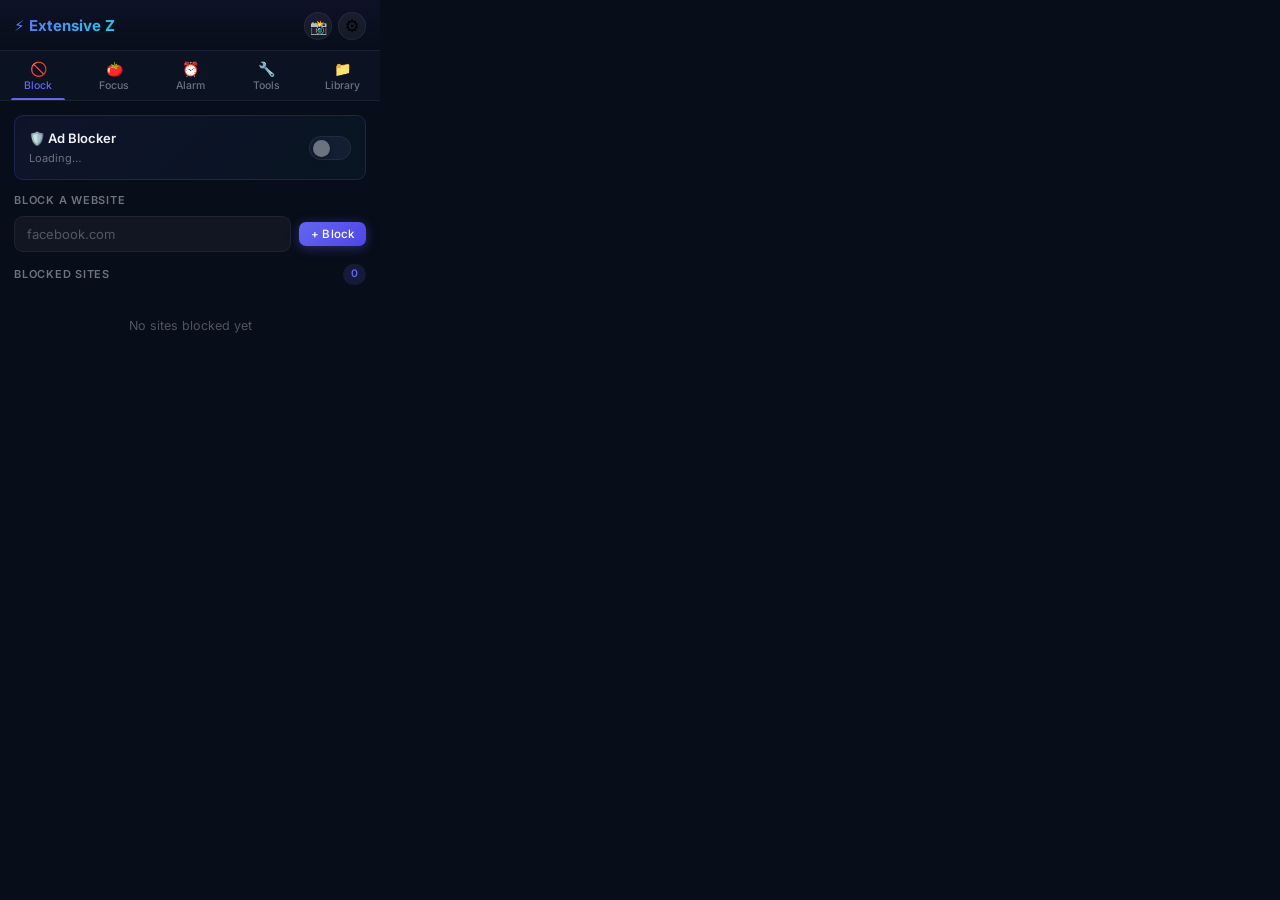
<file: extension2.o/popup.html>
<!DOCTYPE html>
<html lang="en">

<head>
  <meta charset="UTF-8" />
  <title>Extensive Z</title>
  <link rel="stylesheet" href="style.css" />
  <style>
    body { width:380px; min-height:500px; overflow:hidden; background:var(--bg); }

    /* ── HEADER ── */
    .popup-header {
      align-items: center;
      justify-content: space-between;
      padding: 12px 14px 10px;
      border-bottom: 1px solid var(--border);
    }

    .logo {
      font-size: 15px;
      font-weight: 700;
      background: linear-gradient(135deg, var(--accent), var(--accent-2));
      -webkit-background-clip: text;
      -webkit-text-fill-color: transparent;
    }

    /* Tab nav */
    .tab-nav {
      display: flex;
      background: var(--surface-3);
      border-bottom: 1px solid var(--border);
    }

    .tab-btn {
      flex: 1;
      padding: 9px 2px 8px;
      background: none;
      border: none;
      color: var(--text-muted);
      font-size: 10.5px;
      font-weight: 500;
      cursor: pointer;
      display: flex;
      flex-direction: column;
      align-items: center;
      gap: 2px;
      position: relative;
      transition: color .2s;
    }

    .tab-btn .ti {
      font-size: 14px;
    }

    .tab-btn:hover {
      color: var(--text);
    }

    .tab-btn.active {
      color: var(--accent);
    }

    .tab-btn.active::after {
      content: '';
      position: absolute;
      bottom: 0;
      left: 15%;
      right: 15%;
      height: 2px;
      background: var(--accent);
      border-radius: 2px 2px 0 0;
    }

    /* Tab panels */
    .tab-panel {
      display: none;
      padding: 14px;
      max-height: 460px;
      overflow-y: auto;
    }

    .tab-panel.active {
      display: block;
      animation: fadeIn .2s ease;
    }

    /* Section header */
    .sh {
      font-size: 11px;
      font-weight: 600;
      color: var(--text-muted);
      text-transform: uppercase;
      letter-spacing: .07em;
      margin: 12px 0 7px;
      display: flex;
      align-items: center;
      gap: 6px;
    }

    .sh:first-child {
      margin-top: 0;
    }

    /* Row */
    .row {
      display: flex;
      gap: 8px;
      align-items: center;
    }

    /* ── BLOCK TAB ── */
    .ad-card {
      background: linear-gradient(135deg, rgba(99, 102, 241, .08), rgba(34, 211, 238, .04));
      border: 1px solid rgba(99, 102, 241, .2);
      border-radius: var(--radius-sm);
      padding: 12px 14px;
      margin-bottom: 12px;
      display: flex;
      align-items: center;
      justify-content: space-between;
    }

    .ad-card .ttl {
      font-weight: 600;
      font-size: 13px;
    }

    .ad-card .sub {
      font-size: 11px;
      color: var(--text-muted);
      margin-top: 2px;
    }

    .sites-list {
      max-height: 140px;
      overflow-y: auto;
    }

    .si {
      display: flex;
      align-items: center;
      gap: 7px;
      background: var(--surface-2);
      border: 1px solid var(--border);
      padding: 7px 10px;
      border-radius: var(--radius-sm);
      margin-bottom: 5px;
      font-size: 12px;
    }

    .si .dom {
      flex: 1;
      overflow: hidden;
      text-overflow: ellipsis;
      white-space: nowrap;
    }

    .si .ubadge {
      font-size: 10px;
      padding: 2px 6px;
      border-radius: 99px;
      background: rgba(16, 185, 129, .15);
      color: var(--success);
      white-space: nowrap;
    }

    .si .rm {
      width: 20px;
      height: 20px;
      background: rgba(248, 113, 113, .1);
      color: var(--danger);
      border: none;
      border-radius: 50%;
      font-size: 12px;
      cursor: pointer;
      display: flex;
      align-items: center;
      justify-content: center;
      flex-shrink: 0;
      transition: var(--tx);
    }

    .si .rm:hover {
      background: var(--danger);
      color: #fff;
    }

    /* ── FOCUS TAB ── */
    .ring-wrap {
      position: relative;
      width: 150px;
      height: 150px;
      margin: 4px auto 8px;
      display: flex;
      align-items: center;
      justify-content: center;
    }

    .ring-svg {
      width: 150px;
      height: 150px;
      transform: rotate(-90deg);
      position: absolute;
    }

    .ring-bg {
      fill: none;
      stroke: var(--surface-2);
      stroke-width: 9;
    }

    .ring-prog {
      fill: none;
      stroke: url(#rg);
      stroke-width: 9;
      stroke-linecap: round;
      transition: stroke-dashoffset 1s linear;
    }

    .ring-center {
      position: absolute;
      text-align: center;
    }

    .ring-time {
      font-size: 26px;
      font-weight: 700;
      font-variant-numeric: tabular-nums;
    }

    .ring-lbl {
      font-size: 11px;
      color: var(--text-muted);
    }

    .pom-row {
      display: flex;
      gap: 5px;
      justify-content: center;
      margin: 4px 0 10px;
    }

    .tom {
      font-size: 15px;
      opacity: .25;
      transition: opacity .3s;
    }

    .tom.done {
      opacity: 1;
    }

    .fp-grid {
      display: grid;
      grid-template-columns: repeat(4, 1fr);
      gap: 6px;
      margin-bottom: 10px;
    }

    .fc-grid {
      display: grid;
      grid-template-columns: 1fr 1fr 1fr;
      gap: 7px;
    }

    /* ── ALARM TAB ── */
    .alarm-card {
      background: rgba(99, 102, 241, .08);
      border: 1px solid rgba(99, 102, 241, .25);
      border-radius: var(--radius-sm);
      padding: 14px;
      text-align: center;
      margin-bottom: 12px;
    }

    .alarm-cd {
      font-size: 30px;
      font-weight: 700;
      color: var(--accent);
      font-variant-numeric: tabular-nums;
    }

    .alarm-lbl-t {
      font-size: 12px;
      color: var(--text-muted);
      margin-top: 3px;
    }

    .aq-grid {
      display: grid;
      grid-template-columns: repeat(3, 1fr);
      gap: 6px;
    }

    /* ── TOOLS TAB ── */
    .sub-nav {
      display: flex;
      gap: 3px;
      background: var(--surface-2);
      border-radius: var(--radius-sm);
      padding: 3px;
      margin-bottom: 12px;
    }

    .sn-btn {
      flex: 1;
      padding: 6px 3px;
      border-radius: 6px;
      background: none;
      border: none;
      color: var(--text-muted);
      font-size: 11px;
      font-weight: 500;
      cursor: pointer;
      transition: var(--tx);
    }

    .sn-btn.active {
      background: var(--surface);
      color: var(--text);
      box-shadow: 0 1px 4px rgba(0, 0, 0, .2);
    }

    .sub-panel {
      display: none;
    }

    .sub-panel.active {
      display: block;
      animation: fadeIn .2s ease;
    }

    /* Calculator */
    .calc-disp {
      background: var(--surface-3);
      border: 1px solid var(--border);
      border-radius: var(--radius-sm);
      padding: 10px 12px;
      margin-bottom: 9px;
      text-align: right;
    }

    .calc-expr {
      font-size: 12px;
      color: var(--text-muted);
      min-height: 15px;
      word-break: break-all;
    }

    .calc-res {
      font-size: 22px;
      font-weight: 700;
      font-variant-numeric: tabular-nums;
      margin-top: 1px;
    }

    .calc-grid {
      display: grid;
      grid-template-columns: repeat(4, 1fr);
      gap: 5px;
    }

    .cb {
      padding: 12px 4px;
      border-radius: var(--radius-sm);
      background: var(--surface-2);
      border: 1px solid var(--border);
      color: var(--text);
      font-size: 14px;
      font-weight: 500;
      cursor: pointer;
      transition: var(--tx);
      font-family: inherit;
    }

    .cb:hover {
      background: var(--surface);
    }

    .cb:active {
      transform: scale(.95);
    }

    .cb.op {
      color: var(--accent-2);
    }

    .cb.eq {
      background: var(--accent);
      color: #fff;
      border-color: var(--accent);
    }

    .cb.eq:hover {
      background: var(--accent-hover);
    }

    .cb.clr {
      color: var(--danger);
    }

    .cb.w2 {
      grid-column: span 2;
    }

    /* Converter */
    .conv-row {
      display: flex;
      align-items: center;
      gap: 8px;
      margin-bottom: 9px;
    }

    .conv-arrow {
      color: var(--text-muted);
      font-size: 16px;
      flex-shrink: 0;
    }

    .conv-res {
      background: var(--surface-3);
      border: 1px solid var(--border);
      border-radius: var(--radius-sm);
      padding: 12px;
      text-align: center;
      font-size: 20px;
      font-weight: 700;
      color: var(--accent);
      font-variant-numeric: tabular-nums;
    }

    .conv-res small {
      display: block;
      font-size: 11px;
      color: var(--text-muted);
      font-weight: 400;
      margin-top: 2px;
    }

    /* ── SPLIT VIEW ── */
    .split-grid {
      display: grid;
      grid-template-columns: 1fr 1fr;
      gap: 7px;
    }
    .split-preset {
      background: var(--surface-2);
      border: 1px solid var(--border);
      border-radius: var(--radius-sm);
      padding: 9px 6px 8px;
      cursor: pointer;
      font-size: 10.5px;
      color: var(--text-muted);
      text-align: center;
      line-height: 1.5;
      transition: var(--tx3);
    }
    .split-preset:hover {
      border-color: var(--accent);
      color: var(--text);
      background: rgba(99,102,241,.08);
    }
    .split-preset.active {
      border-color: var(--accent);
      background: rgba(99,102,241,.15);
      color: var(--accent);
      box-shadow: 0 0 10px rgba(99,102,241,.2);
    }
    .sp-visual {
      display: flex;
      gap: 2px;
      height: 28px;
      margin: 0 auto 5px;
      width: 48px;
      border-radius: 4px;
      overflow: hidden;
      border: 1px solid rgba(255,255,255,.15);
    }
    .sp-l, .sp-r { flex: 1; }
    .sp-l { background: rgba(99,102,241,.55); }
    .sp-r { background: rgba(34,211,238,.35); }
    .sp-visual.sp-vertical { flex-direction: column; }
    .sp-t, .sp-b { flex: 1; }
    .sp-t { background: rgba(99,102,241,.55); }
    .sp-b { background: rgba(34,211,238,.35); }

    /* ── LIBRARY TAB ── */
    .lib-sub {
      display: flex;
      gap: 3px;
      background: var(--surface-2);
      border-radius: var(--radius-sm);
      padding: 3px;
      margin-bottom: 12px;
    }

    .sess-item {
      display: flex;
      align-items: center;
      gap: 8px;
      background: var(--surface-2);
      border: 1px solid var(--border);
      padding: 9px 11px;
      border-radius: var(--radius-sm);
      margin-bottom: 5px;
      transition: var(--tx);
    }

    .sess-item:hover {
      border-color: var(--border-2);
    }

    .sess-info {
      flex: 1;
      overflow: hidden;
    }

    .sess-name {
      font-size: 13px;
      font-weight: 500;
      overflow: hidden;
      text-overflow: ellipsis;
      white-space: nowrap;
    }

    .sess-meta {
      font-size: 11px;
      color: var(--text-muted);
      margin-top: 1px;
    }

    .cl-grid {
      display: grid;
      grid-template-columns: 1fr 1fr;
      gap: 8px;
      margin-bottom: 10px;
    }

    .cl-card {
      background: var(--surface-2);
      border: 1px solid var(--border);
      border-radius: var(--radius-sm);
      padding: 11px;
      cursor: pointer;
      transition: var(--tx3);
    }

    .cl-card:hover {
      border-color: var(--border-2);
      transform: translateY(-2px);
    }

    .cl-emoji {
      font-size: 20px;
      margin-bottom: 3px;
    }

    .cl-name {
      font-size: 12px;
      font-weight: 600;
      margin-bottom: 5px;
    }

    .cl-favs {
      display: flex;
      gap: 3px;
      flex-wrap: wrap;
    }

    .cl-fav {
      width: 14px;
      height: 14px;
      border-radius: 2px;
    }

    .cl-cnt {
      font-size: 10px;
      color: var(--text-muted);
      margin-top: 3px;
    }

    .create-form {
      background: var(--surface-2);
      border: 1px solid var(--border);
      border-radius: var(--radius-sm);
      padding: 12px;
      margin-bottom: 10px;
    }

    .emoji-row {
      display: flex;
      gap: 5px;
      flex-wrap: wrap;
      margin: 7px 0;
    }

    .ep {
      width: 26px;
      height: 26px;
      border-radius: 5px;
      background: var(--surface-3);
      border: 1px solid var(--border);
      font-size: 14px;
      cursor: pointer;
      display: flex;
      align-items: center;
      justify-content: center;
      transition: var(--tx);
    }

    .ep.sel,
    .ep:hover {
      border-color: var(--accent);
      background: rgba(99, 102, 241, .1);
    }

    .url-tags {
      display: flex;
      flex-wrap: wrap;
      gap: 4px;
      margin: 6px 0;
      min-height: 24px;
    }

    .utag {
      display: flex;
      align-items: center;
      gap: 3px;
      background: rgba(99, 102, 241, .1);
      border: 1px solid rgba(99, 102, 241, .2);
      border-radius: 99px;
      padding: 2px 7px;
      font-size: 11px;
      color: var(--accent);
    }

    .utag button {
      background: none;
      border: none;
      color: inherit;
      cursor: pointer;
      font-size: 10px;
      padding: 0;
      line-height: 1;
    }
  </style>
</head>

<body>

  <!-- HEADER -->
  <header class="popup-header" style="display:flex;align-items:center;justify-content:space-between;padding:12px 14px 10px;border-bottom:1px solid var(--border);background:linear-gradient(180deg,rgba(99,102,241,.06),transparent);position:relative;">
    <div class="logo">⚡ Extensive Z</div>
    <div style="display:flex;align-items:center;gap:6px;">
      <button id="screenshotBtn" title="Screenshot active tab"
        style="width:28px;height:28px;border-radius:50%;background:rgba(255,255,255,.05);border:1px solid var(--border);font-size:14px;cursor:pointer;display:flex;align-items:center;justify-content:center;transition:all .2s;">
        📸
      </button>
      <button style="background:none;border:none;font-size:17px;cursor:pointer;width:28px;height:28px;border-radius:50%;background:rgba(255,255,255,.05);border:1px solid var(--border);display:flex;align-items:center;justify-content:center;transition:all .2s;" id="settingsBtn"
        title="Settings">⚙️</button>
    </div>
    <div id="screenshotMsg" style="display:none;position:absolute;top:100%;right:14px;background:var(--surface);border:1px solid var(--border);border-radius:8px;padding:8px 12px;font-size:11px;color:var(--text-muted);white-space:nowrap;z-index:100;box-shadow:var(--shadow-sm);"></div>
  </header>

  <!-- TAB NAV -->
  <nav class="tab-nav">
    <button class="tab-btn active" data-tab="block"><span class="ti">🚫</span>Block</button>
    <button class="tab-btn" data-tab="focus"><span class="ti">🍅</span>Focus</button>
    <button class="tab-btn" data-tab="alarm"><span class="ti">⏰</span>Alarm</button>
    <button class="tab-btn" data-tab="tools"><span class="ti">🔧</span>Tools</button>
    <button class="tab-btn" data-tab="library"><span class="ti">📁</span>Library</button>
  </nav>

  <!-- ═══════════ BLOCK TAB ═══════════ -->
  <div class="tab-panel active" id="tab-block">
    <div class="ad-card">
      <div>
        <div class="ttl">🛡️ Ad Blocker</div>
        <div class="sub" id="adSub">Loading…</div>
      </div>
      <label class="toggle"><input type="checkbox" id="adToggle"><span class="toggle-slider"></span></label>
    </div>
    <div class="sh">Block a Website</div>
    <div class="row" style="margin-bottom:11px">
      <input id="siteInput" type="text" placeholder="facebook.com" style="flex:1" />
      <button class="btn btn-primary btn-sm" id="addSiteBtn">+ Block</button>
    </div>
    <div class="sh">Blocked Sites <span class="badge badge-accent" id="siteCount" style="margin-left:auto">0</span>
    </div>
    <div class="sites-list" id="sitesList">
      <div class="empty">No sites blocked yet</div>
    </div>
    <div id="unlockSection" style="display:none">
      <div class="sh" style="color:var(--success)">🔓 Active Unlocks</div>
      <div id="unlockList"></div>
    </div>
  </div>

  <!-- ═══════════ FOCUS TAB ═══════════ -->
  <div class="tab-panel" id="tab-focus">
    <div class="ring-wrap">
      <svg class="ring-svg" viewBox="0 0 120 120">
        <defs>
          <linearGradient id="rg" x1="0%" y1="0%" x2="100%" y2="0%">
            <stop offset="0%" stop-color="#6366f1" />
            <stop offset="100%" stop-color="#22d3ee" />
          </linearGradient>
        </defs>
        <circle class="ring-bg" cx="60" cy="60" r="52" />
        <circle class="ring-prog" cx="60" cy="60" r="52" id="focusRing"
          style="stroke-dasharray:326.73;stroke-dashoffset:0" />
      </svg>
      <div class="ring-center">
        <div class="ring-time" id="focusDisplay">25:00</div>
        <div class="ring-lbl" id="focusLbl">Ready</div>
      </div>
    </div>
    <div class="pom-row" id="pomRow">
      <span class="tom">🍅</span><span class="tom">🍅</span>
      <span class="tom">🍅</span><span class="tom">🍅</span>
    </div>
    <div class="sh">Duration</div>
    <div class="fp-grid">
      <button class="preset-btn active" data-fm="25">25 min</button>
      <button class="preset-btn" data-fm="45">45 min</button>
      <button class="preset-btn" data-fm="60">60 min</button>
      <button class="preset-btn" data-fm="0">Custom</button>
    </div>
    <div id="focusCustomRow" style="display:none;margin-bottom:9px">
      <input type="number" id="focusCustom" placeholder="Minutes (1–180)" min="1" max="180" />
    </div>
    <div class="fc-grid">
      <button class="btn btn-primary" id="focusStart">▶ Start</button>
      <button class="btn btn-ghost" id="focusPause" disabled>⏸ Pause</button>
      <button class="btn btn-danger" id="focusStop" disabled>■ Stop</button>
    </div>
  </div>

  <!-- ═══════════ ALARM TAB ═══════════ -->
  <div class="tab-panel" id="tab-alarm">
    <div class="alarm-card" id="alarmCard" style="display:none">
      <div class="alarm-cd" id="alarmCd">00:00</div>
      <div class="alarm-lbl-t" id="alarmLblT">Timer</div>
    </div>
    <div class="sh">Set Timer Alarm</div>
    <div class="row" style="margin-bottom:9px;gap:8px">
      <input type="number" id="alarmMins" placeholder="Minutes" min="1" max="1440" style="flex:1" />
      <input type="text" id="alarmLabel" placeholder="Label (optional)" maxlength="30" style="flex:1.4" />
    </div>
    <div class="row" style="gap:8px;margin-bottom:14px">
      <button class="btn btn-primary" id="setAlarmBtn" style="flex:1">🔔 Set Alarm</button>
      <button class="btn btn-danger" id="clearAlarmBtn" style="flex:1">✕ Clear</button>
    </div>
    <div class="sh">Quick Presets</div>
    <div class="aq-grid">
      <button class="preset-btn" data-alarm="5">5 min</button>
      <button class="preset-btn" data-alarm="10">10 min</button>
      <button class="preset-btn" data-alarm="15">15 min</button>
      <button class="preset-btn" data-alarm="20">20 min</button>
      <button class="preset-btn" data-alarm="30">30 min</button>
      <button class="preset-btn" data-alarm="60">1 hr</button>
    </div>
  </div>

  <!-- ═══════════ TOOLS TAB ═══════════ -->
  <div class="tab-panel" id="tab-tools">
    <div class="sub-nav">
      <button class="sn-btn active" data-sub="calc">🔢 Calc</button>
      <button class="sn-btn" data-sub="unit">📐 Units</button>
      <button class="sn-btn" data-sub="currency">💱 Currency</button>
      <button class="sn-btn" data-sub="split">🪟 Split</button>
    </div>

    <!-- Calculator -->
    <div class="sub-panel active" id="sub-calc">
      <div class="calc-disp">
        <div class="calc-expr" id="calcExpr">&nbsp;</div>
        <div class="calc-res" id="calcRes">0</div>
      </div>
      <div class="calc-grid">
        <button class="cb clr" data-c="C">C</button>
        <button class="cb" data-c="back">⌫</button>
        <button class="cb op" data-c="%">%</button>
        <button class="cb op" data-c="/">÷</button>
        <button class="cb" data-c="7">7</button>
        <button class="cb" data-c="8">8</button>
        <button class="cb" data-c="9">9</button>
        <button class="cb op" data-c="*">×</button>
        <button class="cb" data-c="4">4</button>
        <button class="cb" data-c="5">5</button>
        <button class="cb" data-c="6">6</button>
        <button class="cb op" data-c="-">−</button>
        <button class="cb" data-c="1">1</button>
        <button class="cb" data-c="2">2</button>
        <button class="cb" data-c="3">3</button>
        <button class="cb op" data-c="+">+</button>
        <button class="cb w2" data-c="0">0</button>
        <button class="cb" data-c=".">.</button>
        <button class="cb eq" data-c="=">=</button>
      </div>
    </div>

    <!-- Unit Converter -->
    <div class="sub-panel" id="sub-unit">
      <div class="sub-nav" style="margin-bottom:10px">
        <button class="sn-btn active" data-unit="length">Length</button>
        <button class="sn-btn" data-unit="weight">Weight</button>
        <button class="sn-btn" data-unit="temp">Temp</button>
        <button class="sn-btn" data-unit="volume">Volume</button>
      </div>
      <div class="conv-row">
        <input type="number" id="unitVal" placeholder="Value" style="flex:1" />
        <select id="unitFrom" style="flex:1"></select>
        <span class="conv-arrow">→</span>
        <select id="unitTo" style="flex:1"></select>
      </div>
      <div class="conv-res" id="unitRes">—<small id="unitResLbl"></small></div>
    </div>

    <!-- Currency Converter -->
    <div class="sub-panel" id="sub-currency">
      <div class="conv-row">
        <input type="number" id="currVal" placeholder="Amount" style="flex:1" />
        <select id="currFrom" style="flex:1"></select>
        <span class="conv-arrow">→</span>
        <select id="currTo" style="flex:1"></select>
      </div>
      <div class="conv-res" id="currRes">—<small id="currResLbl">Enter amount above</small></div>
      <p style="font-size:10px;color:var(--text-dim);margin-top:8px;text-align:center" id="currUpdated"></p>
      <button class="btn btn-ghost btn-sm" id="refreshRates" style="width:100%;margin-top:6px">↻ Refresh Rates</button>
    </div>

    <!-- Split View -->
    <div class="sub-panel" id="sub-split">
      <div style="font-size:11px;color:var(--text-muted);margin-bottom:12px;line-height:1.6">
        🪟 <strong style="color:var(--text)">Split View</strong> tiles your current window
        to one half and opens a new Chrome window on the other half — giving you two
        side-by-side browsing panes.
      </div>

      <div class="sh" style="margin-top:0">Layout Preset</div>
      <div class="split-grid" id="splitPresets">
        <button class="split-preset active" data-ratio="50" data-dir="h" id="sp-5050">
          <span class="sp-visual"><span class="sp-l"></span><span class="sp-r"></span></span>
          Left / Right<br><small>50 · 50</small>
        </button>
        <button class="split-preset" data-ratio="60" data-dir="h" id="sp-6040">
          <span class="sp-visual"><span class="sp-l" style="flex:1.5"></span><span class="sp-r"></span></span>
          Left / Right<br><small>60 · 40</small>
        </button>
        <button class="split-preset" data-ratio="40" data-dir="h" id="sp-4060">
          <span class="sp-visual"><span class="sp-l" style="flex:.67"></span><span class="sp-r"></span></span>
          Left / Right<br><small>40 · 60</small>
        </button>
        <button class="split-preset" data-ratio="50" data-dir="v" id="sp-topbot">
          <span class="sp-visual sp-vertical"><span class="sp-t"></span><span class="sp-b"></span></span>
          Top / Bottom<br><small>50 · 50</small>
        </button>
      </div>

      <button class="btn btn-primary" id="splitViewBtn" style="width:100%;margin-top:12px">🪟 Apply Split View</button>
      <button class="btn btn-ghost btn-sm" id="splitRestoreBtn" style="width:100%;margin-top:6px">⛶ Restore / Maximise Window</button>
      <div id="splitMsg" style="font-size:11px;color:var(--text-muted);margin-top:8px;text-align:center;min-height:16px"></div>
    </div>
  </div>

  <!-- ═══════════ LIBRARY TAB ═══════════ -->
  <div class="tab-panel" id="tab-library">
    <div class="lib-sub sub-nav">
      <button class="sn-btn active" data-sub="sessions">💾 Sessions</button>
      <button class="sn-btn" data-sub="clusters">🗂 Clusters</button>
    </div>

    <!-- Sessions -->
    <div class="sub-panel active" id="sub-sessions">
      <div class="row" style="margin-bottom:10px;gap:8px">
        <input type="text" id="sessName" placeholder="Session name" style="flex:1" />
        <button class="btn btn-primary btn-sm" id="saveSessionBtn">💾 Save Tabs</button>
      </div>
      <div id="sessList">
        <div class="empty">No saved sessions yet</div>
      </div>
    </div>

    <!-- Clusters -->
    <div class="sub-panel" id="sub-clusters">
      <div id="clGrid" class="cl-grid"></div>
      <!-- Create Cluster -->
      <details style="margin-top:4px">
        <summary style="cursor:pointer;font-size:12px;color:var(--accent);padding:6px 0;list-style:none">+ Create New
          Cluster</summary>
        <div class="create-form" style="margin-top:8px">
          <input type="text" id="clName" placeholder="Cluster name (e.g. Work)" style="margin-bottom:7px" />
          <div class="label">Choose Emoji</div>
          <div class="emoji-row" id="emojiRow">
            <span class="ep sel" data-e="🗂">🗂</span><span class="ep" data-e="💼">💼</span>
            <span class="ep" data-e="📚">📚</span><span class="ep" data-e="🎮">🎮</span>
            <span class="ep" data-e="🎵">🎵</span><span class="ep" data-e="🛒">🛒</span>
            <span class="ep" data-e="🏋️">🏋️</span><span class="ep" data-e="🌐">🌐</span>
            <span class="ep" data-e="🔬">🔬</span><span class="ep" data-e="🎨">🎨</span>
          </div>
          <div class="label">Add URLs</div>
          <div class="url-tags" id="urlTags"></div>
          <div class="row" style="gap:6px;margin-top:4px">
            <input type="text" id="clUrlInput" placeholder="example.com" style="flex:1" />
            <button class="btn btn-ghost btn-sm" id="addClUrl">+ Add</button>
          </div>
          <button class="btn btn-primary" id="saveCluster" style="width:100%;margin-top:10px">Create Cluster</button>
        </div>
      </details>
    </div>
  </div>

  <script src="popup.js"></script>
</body>

</html>
</file>
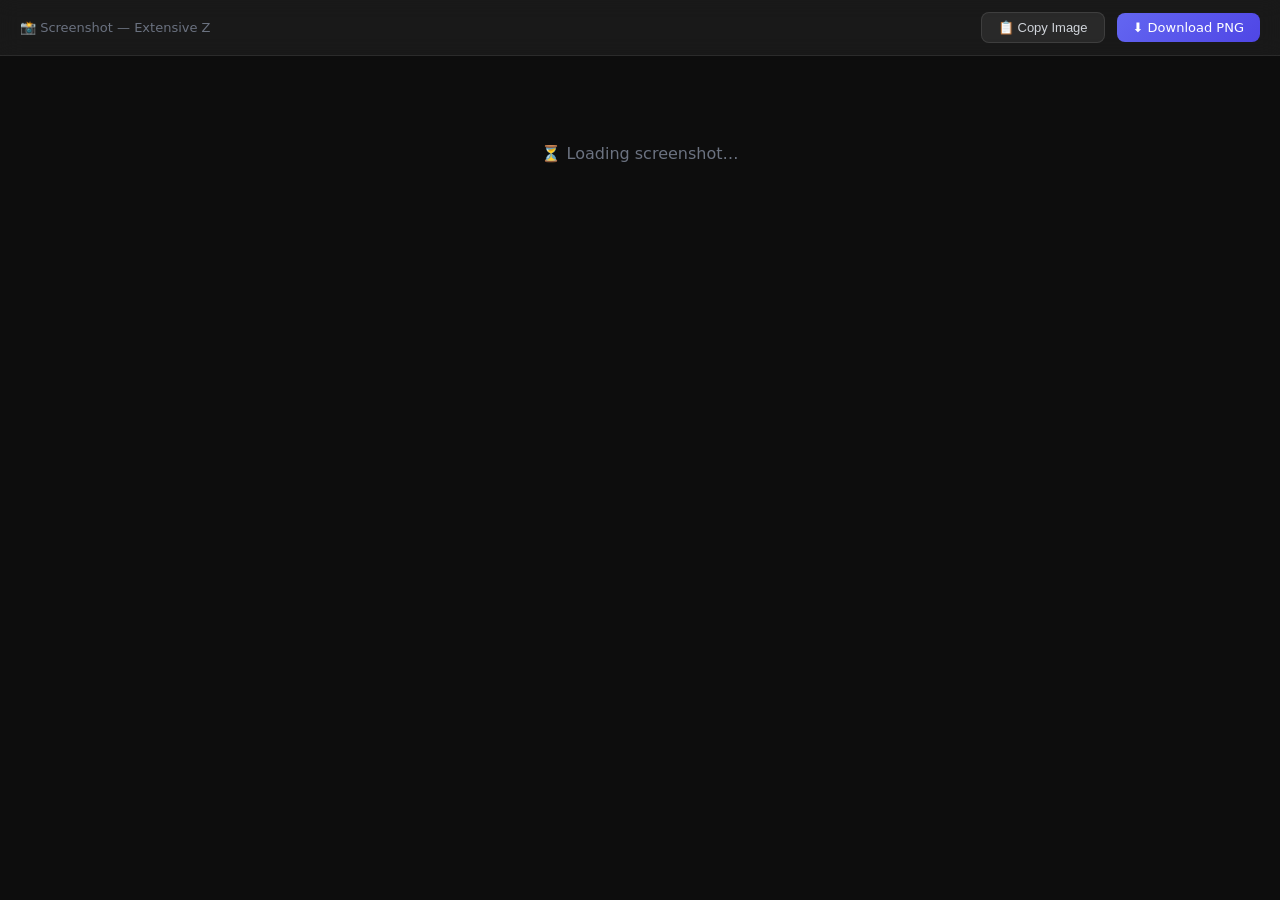
<file: extension2.o/screenshot.html>
<!DOCTYPE html>
<html lang="en">
<head>
<meta charset="UTF-8"/>
<title>Screenshot — Extensive Z</title>
<style>
  * { margin:0; padding:0; box-sizing:border-box; }
  body { background:#0d0d0d; font-family:Inter,system-ui,sans-serif; min-height:100vh; display:flex; flex-direction:column; align-items:center; }
  #toolbar {
    width:100%; padding:12px 20px; background:rgba(255,255,255,.05);
    border-bottom:1px solid rgba(255,255,255,.08);
    display:flex; align-items:center; gap:12px;
    position:sticky; top:0; z-index:10; backdrop-filter:blur(10px);
  }
  #ssInfo { color:#6b7280; font-size:13px; flex:1; }
  .tbtn {
    padding:7px 16px; border-radius:8px; font-size:13px; font-weight:500;
    cursor:pointer; border:none; transition:all .18s; text-decoration:none;
    display:inline-flex; align-items:center; gap:6px;
  }
  #dlBtn  { background:linear-gradient(135deg,#6366f1,#4f46e5); color:#fff; }
  #dlBtn:hover { box-shadow:0 0 20px rgba(99,102,241,.5); transform:translateY(-1px); }
  #copyBtn { background:rgba(255,255,255,.07); color:#d1d5db; border:1px solid rgba(255,255,255,.1); }
  #copyBtn:hover { background:rgba(255,255,255,.12); }
  #imgWrap { padding:24px; max-width:1600px; width:100%; }
  #screenshot { max-width:100%; border-radius:10px; box-shadow:0 20px 60px rgba(0,0,0,.6); display:none; }
  #status { color:#6b7280; margin-top:60px; font-size:16px; text-align:center; line-height:1.7; }
</style>
</head>
<body>
<div id="toolbar">
  <span id="ssInfo">📸 Screenshot — Extensive Z</span>
  <button class="tbtn" id="copyBtn">📋 Copy Image</button>
  <a class="tbtn" id="dlBtn" href="#" download="screenshot.png">⬇ Download PNG</a>
</div>
<div id="imgWrap">
  <div id="status">⏳ Loading screenshot…</div>
  <img id="screenshot" alt="Screenshot"/>
</div>
<script src="screenshot.js"></script>
</body>
</html>
</file>
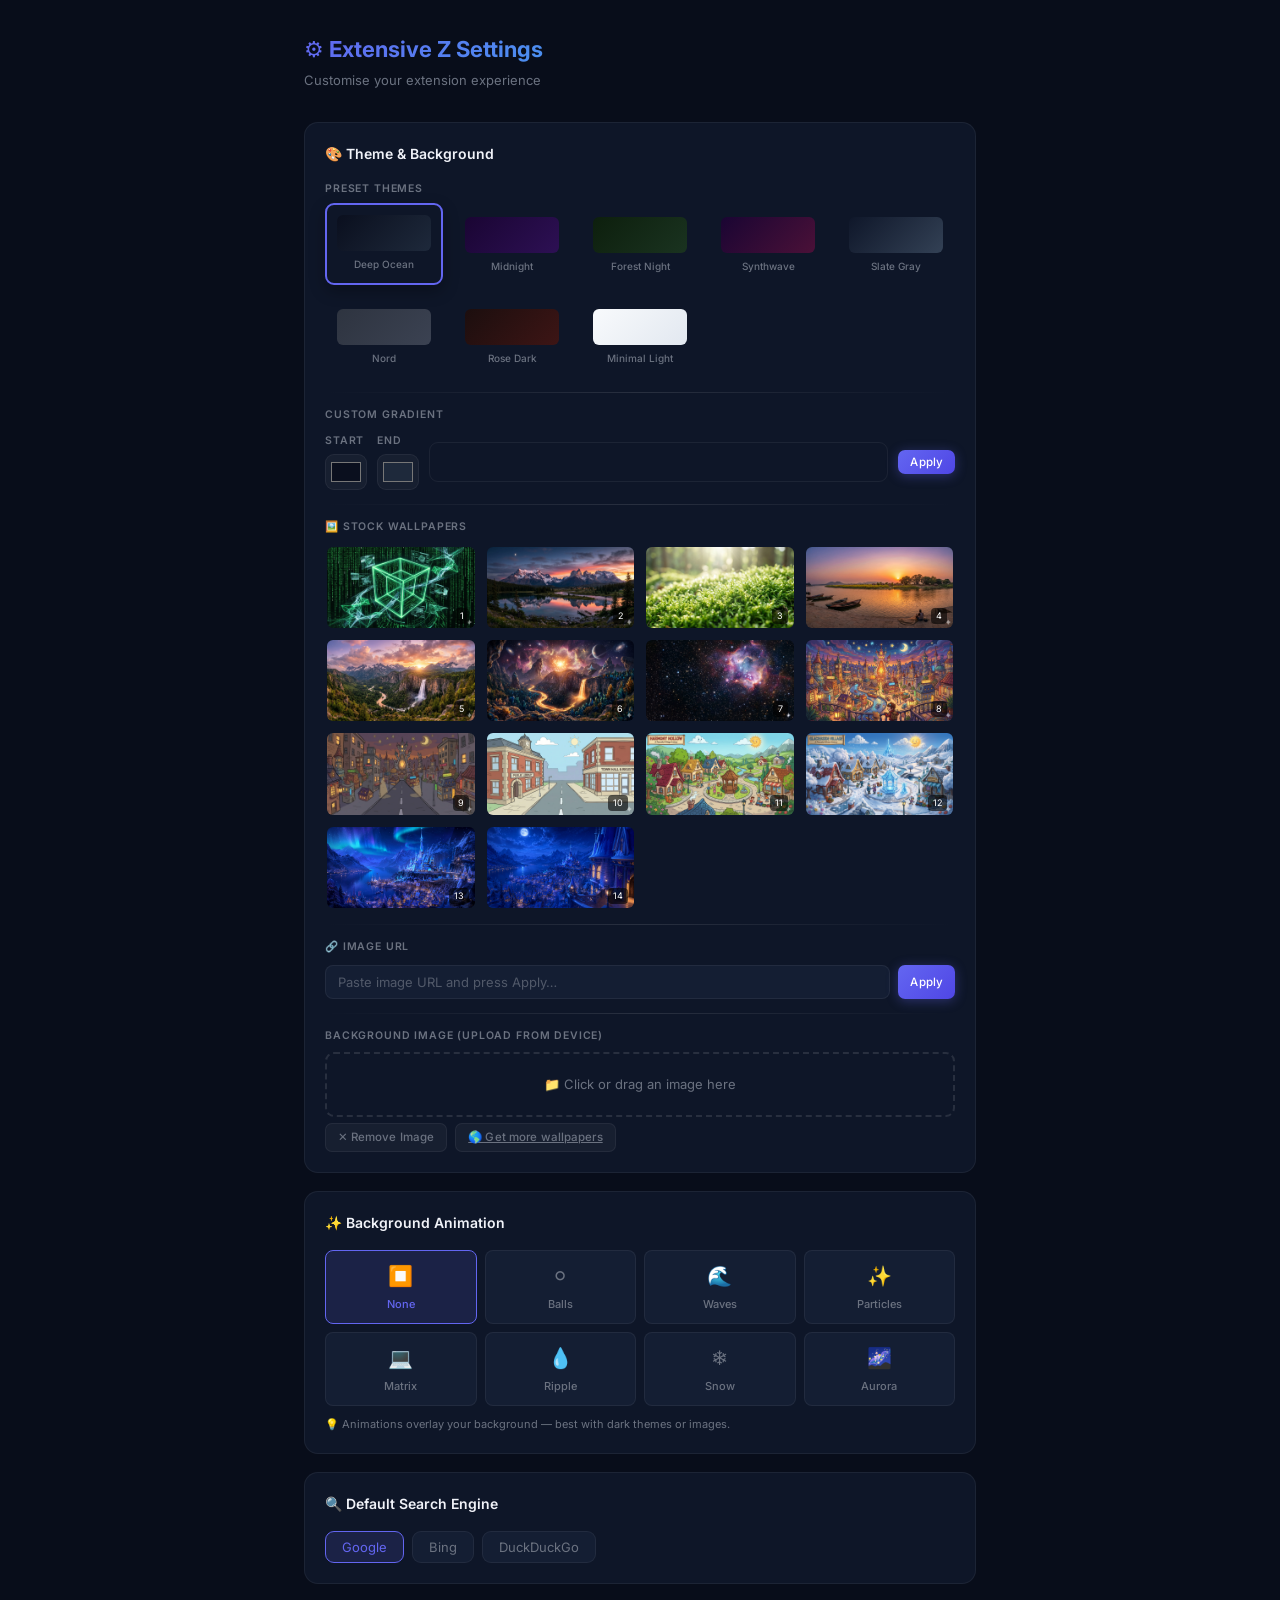
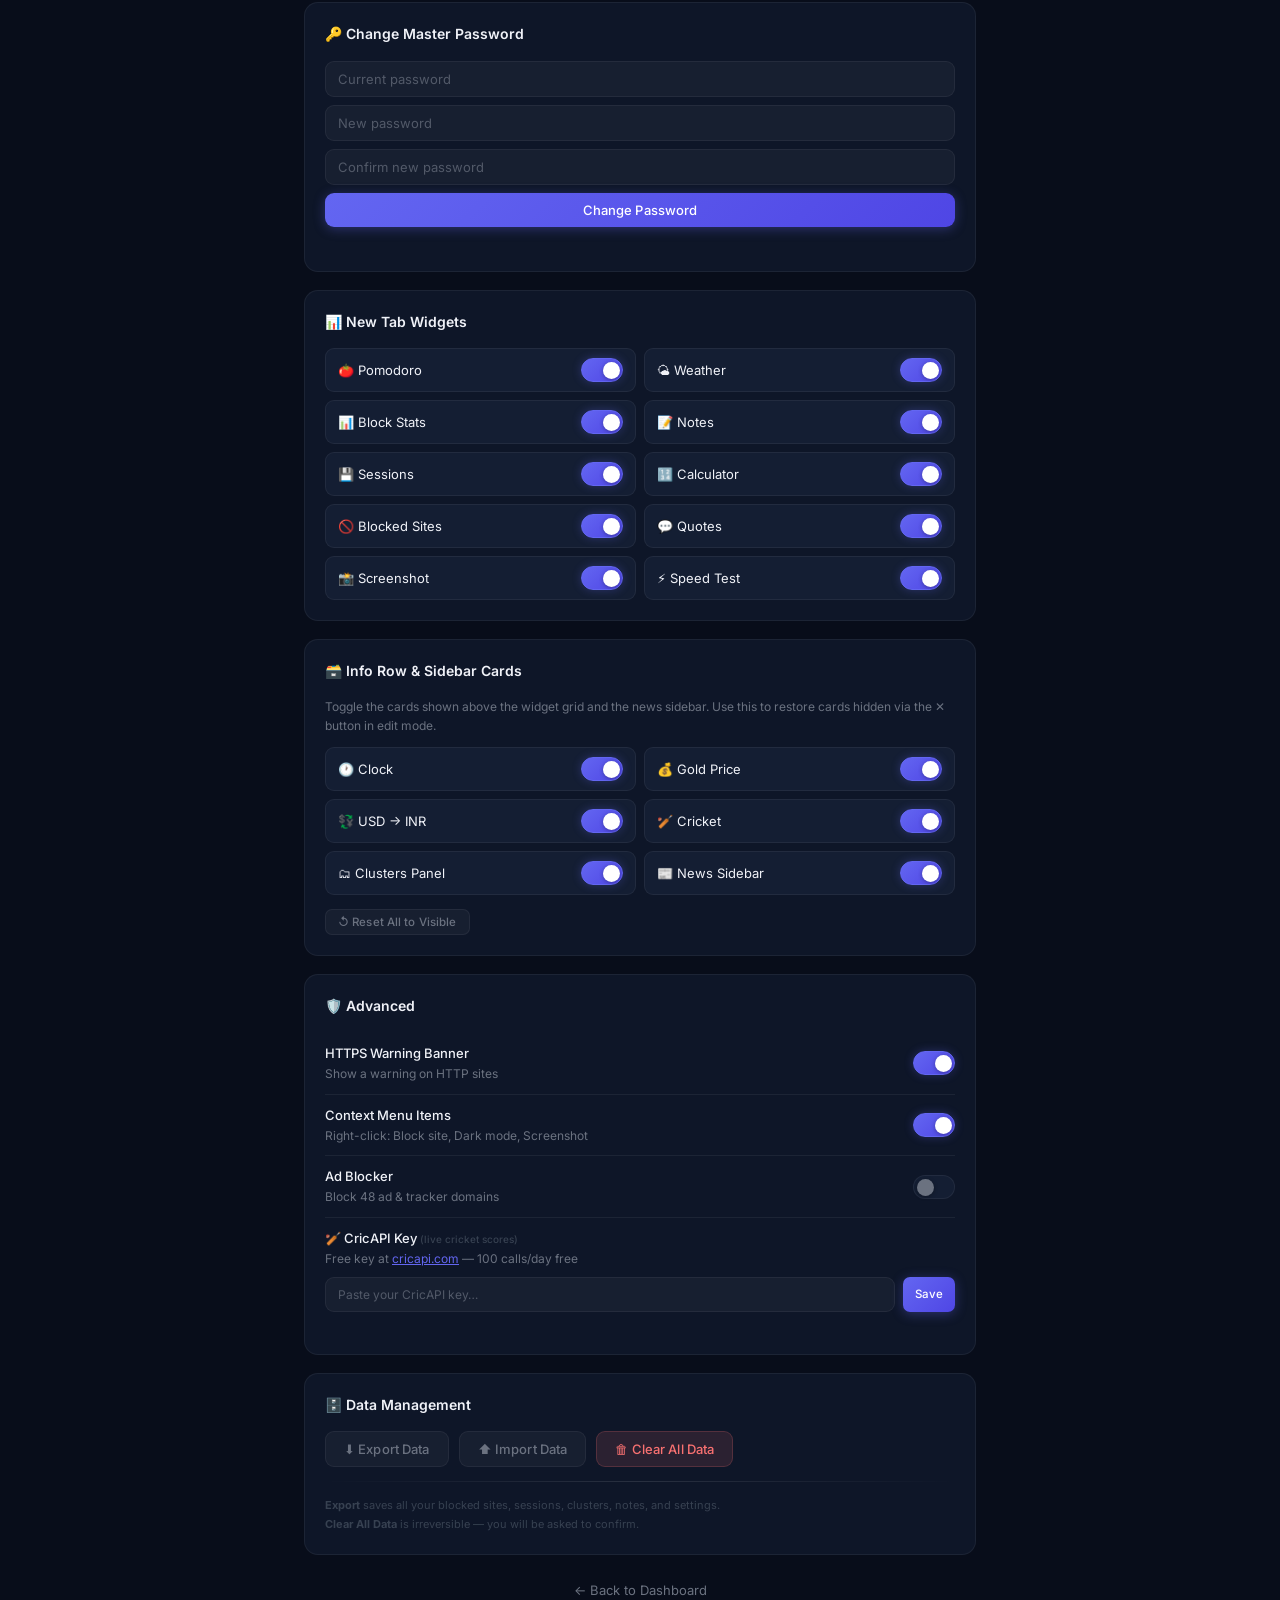
<file: extension2.o/settings.html>
<!DOCTYPE html>
<html lang="en">

<head>
  <meta charset="UTF-8" />
  <meta name="viewport" content="width=device-width, initial-scale=1.0" />
  <title>Settings — Extensive Z</title>
  <link rel="stylesheet" href="style.css" />
  <style>
    body {
      max-width: 720px;
      margin: 0 auto;
      padding: 32px 24px 60px;
    }

    .settings-header {
      margin-bottom: 32px;
    }

    .settings-header h1 {
      font-size: 22px;
      background: linear-gradient(135deg, var(--accent), var(--accent-2));
      -webkit-background-clip: text;
      -webkit-text-fill-color: transparent;
    }

    .settings-header p {
      color: var(--text-muted);
      font-size: 13px;
      margin-top: 4px;
    }

    .settings-section {
      background: var(--surface);
      border: 1px solid var(--border);
      border-radius: var(--radius);
      padding: 20px;
      margin-bottom: 18px;
    }

    .settings-section h2 {
      font-size: 14px;
      font-weight: 600;
      margin-bottom: 16px;
      display: flex;
      align-items: center;
      gap: 8px;
    }

    .setting-row {
      display: flex;
      align-items: center;
      justify-content: space-between;
      padding: 10px 0;
      border-bottom: 1px solid var(--border);
      gap: 16px;
    }

    .setting-row:last-child {
      border-bottom: none;
      padding-bottom: 0;
    }

    .setting-row:first-child {
      padding-top: 0;
    }

    .setting-info .ttl {
      font-size: 13px;
      font-weight: 500;
    }

    .setting-info .sub {
      font-size: 12px;
      color: var(--text-muted);
      margin-top: 2px;
    }

    /* Theme Picker */
    .theme-grid {
      display: grid;
      grid-template-columns: repeat(auto-fill, minmax(100px, 1fr));
      gap: 10px;
      margin-top: 8px;
    }

    .theme-swatch {
      border-radius: var(--radius-sm);
      padding: 10px;
      cursor: pointer;
      text-align: center;
      font-size: 11px;
      font-weight: 500;
      border: 2px solid transparent;
      transition: var(--tx3);
    }

    .theme-swatch:hover,
    .theme-swatch.active {
      border-color: var(--accent);
      transform: translateY(-2px);
      box-shadow: 0 6px 16px rgba(0, 0, 0, .3);
    }

    .theme-swatch .preview {
      height: 36px;
      border-radius: 6px;
      margin-bottom: 6px;
    }

    .theme-swatch .name {
      color: var(--text-muted);
      font-size: 10px;
    }

    /* Gradient picker */
    .gradient-row {
      display: flex;
      align-items: center;
      gap: 10px;
      margin-top: 10px;
      flex-wrap: wrap;
    }

    .gradient-preview {
      flex: 1;
      min-width: 100px;
      height: 40px;
      border-radius: var(--radius-sm);
      border: 1px solid var(--border);
      transition: var(--tx3);
    }

    /* Upload */
    .upload-area {
      border: 2px dashed var(--border-2);
      border-radius: var(--radius-sm);
      padding: 20px;
      text-align: center;
      cursor: pointer;
      transition: var(--tx3);
      margin-top: 8px;
    }

    .upload-area:hover {
      border-color: var(--accent);
      background: rgba(99, 102, 241, .05);
    }

    .upload-area p {
      color: var(--text-muted);
      font-size: 13px;
      margin: 0;
    }

    #bgPreview {
      width: 100%;
      height: 80px;
      object-fit: cover;
      border-radius: var(--radius-sm);
      margin-top: 8px;
      display: none;
    }

    /* Password */
    .pwd-form {
      display: flex;
      flex-direction: column;
      gap: 8px;
      margin-top: 8px;
    }

    /* Widget toggles */
    .widget-toggles {
      display: grid;
      grid-template-columns: 1fr 1fr;
      gap: 8px;
      margin-top: 8px;
    }

    .wt-item {
      display: flex;
      align-items: center;
      justify-content: space-between;
      background: var(--surface-2);
      border: 1px solid var(--border);
      padding: 9px 12px;
      border-radius: var(--radius-sm);
      font-size: 13px;
    }

    /* Radio group */
    .radio-group {
      display: flex;
      gap: 8px;
      flex-wrap: wrap;
      margin-top: 8px;
    }

    .radio-btn {
      padding: 7px 16px;
      border-radius: var(--radius-sm);
      background: var(--surface-2);
      border: 1px solid var(--border);
      color: var(--text-muted);
      font-size: 13px;
      cursor: pointer;
      transition: var(--tx);
    }

    .radio-btn.active {
      background: rgba(99, 102, 241, .15);
      border-color: var(--accent);
      color: var(--accent);
    }

    /* Data management */
    .data-btns {
      display: flex;
      gap: 10px;
      flex-wrap: wrap;
      margin-top: 8px;
    }

    /* Wallpaper grid */
    .wp-grid {
      display: grid;
      grid-template-columns: repeat(4, 1fr);
      gap: 8px;
      margin-top: 10px;
    }

    .wp-thumb {
      border-radius: 8px;
      overflow: hidden;
      cursor: pointer;
      border: 2px solid transparent;
      transition: all .2s;
      aspect-ratio: 16/9;
      position: relative;
    }

    .wp-thumb img {
      width: 100%;
      height: 100%;
      object-fit: cover;
      display: block;
    }

    .wp-thumb:hover {
      border-color: var(--border-2);
      transform: scale(1.03);
    }

    .wp-thumb.active {
      border-color: var(--accent);
      box-shadow: 0 0 12px var(--accent-glow);
    }

    .wp-thumb .wp-num {
      position: absolute;
      bottom: 4px;
      right: 6px;
      font-size: 9px;
      background: rgba(0, 0, 0, .6);
      color: #fff;
      padding: 1px 5px;
      border-radius: 4px;
    }

    /* URL input */
    .url-row {
      display: flex;
      gap: 8px;
      margin-top: 10px;
    }

    .url-row input {
      flex: 1;
      padding: 8px 12px;
      border-radius: 8px;
      background: var(--surface-2);
      border: 1px solid var(--border);
      color: var(--text);
      font-size: 13px;
    }

    .url-row input:focus {
      outline: none;
      border-color: var(--accent);
    }

    /* Animation picker */
    .anim-grid {
      display: grid;
      grid-template-columns: repeat(4, 1fr);
      gap: 8px;
      margin-top: 10px;
    }

    .anim-btn {
      padding: 10px 6px;
      border-radius: 8px;
      background: var(--surface-2);
      border: 1px solid var(--border);
      color: var(--text-muted);
      font-size: 11px;
      font-weight: 500;
      cursor: pointer;
      text-align: center;
      transition: all .2s;
    }

    .anim-btn:hover {
      border-color: var(--border-2);
      color: var(--text);
    }

    .anim-btn.active {
      background: rgba(99, 102, 241, .15);
      border-color: var(--accent);
      color: var(--accent);
    }

    .anim-btn .anim-icon {
      font-size: 20px;
      display: block;
      margin-bottom: 4px;
    }

    /* Status toast */
    #toast {
      position: fixed;
      bottom: 24px;
      right: 24px;
      background: var(--success);
      color: #fff;
      padding: 10px 18px;
      border-radius: var(--radius-sm);
      font-size: 13px;
      opacity: 0;
      transform: translateY(10px);
      transition: all .3s ease;
      pointer-events: none;
    }

    #toast.show {
      opacity: 1;
      transform: translateY(0);
    }
  </style>
</head>

<body>

  <div class="settings-header">
    <h1>⚙️ Extensive Z Settings</h1>
    <p>Customise your extension experience</p>
  </div>

  <!-- ── THEME ── -->
  <div class="settings-section">
    <h2>🎨 Theme & Background</h2>

    <div class="label">Preset Themes</div>
    <div class="theme-grid" id="themeGrid">
      <div class="theme-swatch active" data-theme="deepocean">
        <div class="preview" style="background:linear-gradient(135deg,#0a0f1e,#1e293b)"></div>
        <div class="name">Deep Ocean</div>
      </div>
      <div class="theme-swatch" data-theme="midnight">
        <div class="preview" style="background:linear-gradient(135deg,#1a0533,#2d1054)"></div>
        <div class="name">Midnight</div>
      </div>
      <div class="theme-swatch" data-theme="forest">
        <div class="preview" style="background:linear-gradient(135deg,#0d1f0d,#1a3320)"></div>
        <div class="name">Forest Night</div>
      </div>
      <div class="theme-swatch" data-theme="synthwave">
        <div class="preview" style="background:linear-gradient(135deg,#1a0533,#ff006640)"></div>
        <div class="name">Synthwave</div>
      </div>
      <div class="theme-swatch" data-theme="slate">
        <div class="preview" style="background:linear-gradient(135deg,#0f172a,#334155)"></div>
        <div class="name">Slate Gray</div>
      </div>
      <div class="theme-swatch" data-theme="nord">
        <div class="preview" style="background:linear-gradient(135deg,#2e3440,#3b4252)"></div>
        <div class="name">Nord</div>
      </div>
      <div class="theme-swatch" data-theme="rosedark">
        <div class="preview" style="background:linear-gradient(135deg,#1c0e0e,#3d1515)"></div>
        <div class="name">Rose Dark</div>
      </div>
      <div class="theme-swatch" data-theme="light">
        <div class="preview" style="background:linear-gradient(135deg,#f8fafc,#e2e8f0)"></div>
        <div class="name">Minimal Light</div>
      </div>
    </div>

    <div class="divider"></div>
    <div class="label">Custom Gradient</div>
    <div class="gradient-row">
      <div>
        <div class="label" style="margin:0 0 4px">Start</div><input type="color" id="gradStart" value="#0a0f1e" />
      </div>
      <div>
        <div class="label" style="margin:0 0 4px">End</div><input type="color" id="gradEnd" value="#1e293b" />
      </div>
      <div class="gradient-preview" id="gradPreview"></div>
      <button class="btn btn-primary btn-sm" id="applyGradient">Apply</button>
    </div>

    <div class="divider"></div>
    <div class="label">🖼️ Stock Wallpapers</div>
    <div class="wp-grid" id="wpGrid">
      <div class="wp-thumb" data-bg="bg1.webp"><img src="bg1.webp"
          onerror="this.closest('.wp-thumb').style.background='#1e293b'">
        <div class="wp-num">1</div>
      </div>
      <div class="wp-thumb" data-bg="bg2.webp"><img src="bg2.webp"
          onerror="this.closest('.wp-thumb').style.background='#1a0533'">
        <div class="wp-num">2</div>
      </div>
      <div class="wp-thumb" data-bg="bg3.webp"><img src="bg3.webp"
          onerror="this.closest('.wp-thumb').style.background='#0d1f0d'">
        <div class="wp-num">3</div>
      </div>
      <div class="wp-thumb" data-bg="bg4.webp"><img src="bg4.webp"
          onerror="this.closest('.wp-thumb').style.background='#0f172a'">
        <div class="wp-num">4</div>
      </div>
      <div class="wp-thumb" data-bg="bg5.webp"><img src="bg5.webp"
          onerror="this.closest('.wp-thumb').style.background='#1a0533'">
        <div class="wp-num">5</div>
      </div>
      <div class="wp-thumb" data-bg="bg6.png"><img src="bg6.png"
          onerror="this.closest('.wp-thumb').style.background='#2e3440'">
        <div class="wp-num">6</div>
      </div>
      <div class="wp-thumb" data-bg="bg7.png"><img src="bg7.png"
          onerror="this.closest('.wp-thumb').style.background='#1c0e0e'">
        <div class="wp-num">7</div>
      </div>
      <div class="wp-thumb" data-bg="bg8.webp"><img src="bg8.webp"
          onerror="this.closest('.wp-thumb').style.background='#0a0f1e'">
        <div class="wp-num">8</div>
      </div>
      <div class="wp-thumb" data-bg="bg9.webp"><img src="bg9.webp"
          onerror="this.closest('.wp-thumb').style.background='#1e293b'">
        <div class="wp-num">9</div>
      </div>
      <div class="wp-thumb" data-bg="bg10.webp"><img src="bg10.webp"
          onerror="this.closest('.wp-thumb').style.background='#1a0533'">
        <div class="wp-num">10</div>
      </div>
      <div class="wp-thumb" data-bg="bg11.webp"><img src="bg11.webp"
          onerror="this.closest('.wp-thumb').style.background='#0d1f0d'">
        <div class="wp-num">11</div>
      </div>
      <div class="wp-thumb" data-bg="bg12.png"><img src="bg12.png"
          onerror="this.closest('.wp-thumb').style.background='#0f172a'">
        <div class="wp-num">12</div>
      </div>
      <div class="wp-thumb" data-bg="bg13.png"><img src="bg13.png"
          onerror="this.closest('.wp-thumb').style.background='#2e3440'">
        <div class="wp-num">13</div>
      </div>
      <div class="wp-thumb" data-bg="bg14.png"><img src="bg14.png"
          onerror="this.closest('.wp-thumb').style.background='#1c0e0e'">
        <div class="wp-num">14</div>
      </div>
    </div>

    <div class="divider"></div>
    <div class="label">🔗 Image URL</div>
    <div class="url-row">
      <input type="text" id="bgUrlInput" placeholder="Paste image URL and press Apply…" />
      <button class="btn btn-primary btn-sm" id="applyBgUrl">Apply</button>
    </div>

    <div class="divider"></div>
    <div class="label">Background Image (Upload from device)</div>
    <div class="upload-area" id="uploadArea">
      <p>📁 Click or drag an image here</p>
      <input type="file" id="bgUpload" accept="image/*" style="display:none" />
    </div>
    <img id="bgPreview" alt="Background preview" />
    <div style="display:flex;gap:8px;margin-top:6px" id="bgActions" style="display:none">
      <button class="btn btn-ghost btn-sm" id="clearBg">✕ Remove Image</button>
      <a class="btn btn-ghost btn-sm" href="https://unsplash.com/wallpapers" target="_blank">🌎 Get more wallpapers</a>
    </div>
  </div>

  <!-- ── BACKGROUND ANIMATION ── -->
  <div class="settings-section">
    <h2>✨ Background Animation</h2>
    <div class="anim-grid" id="animGrid">
      <div class="anim-btn active" data-anim="none"><span class="anim-icon">⏹️</span>None</div>
      <div class="anim-btn" data-anim="balls"><span class="anim-icon">⚪</span>Balls</div>
      <div class="anim-btn" data-anim="waves"><span class="anim-icon">🌊</span>Waves</div>
      <div class="anim-btn" data-anim="particles"><span class="anim-icon">✨</span>Particles</div>
      <div class="anim-btn" data-anim="matrix"><span class="anim-icon">💻</span>Matrix</div>
      <div class="anim-btn" data-anim="ripple"><span class="anim-icon">💧</span>Ripple</div>
      <div class="anim-btn" data-anim="snow"><span class="anim-icon">❄️</span>Snow</div>
      <div class="anim-btn" data-anim="aurora"><span class="anim-icon">🌌</span>Aurora</div>
    </div>
    <div style="font-size:11px;color:var(--text-muted);margin-top:10px">💡 Animations overlay your background — best with dark themes or images.</div>
  </div>

  <!-- ── SEARCH ── -->
  <div class="settings-section">
    <h2>🔍 Default Search Engine</h2>
      <div class="radio-group" id="engineGroup">
        <button class="radio-btn active" data-engine="google">Google</button>
        <button class="radio-btn" data-engine="bing">Bing</button>
        <button class="radio-btn" data-engine="ddg">DuckDuckGo</button>
      </div>
  </div>

  <!-- ── PASSWORD ── -->
  <div class="settings-section">
    <h2>🔑 Change Master Password</h2>
      <div class="pwd-form">
        <input type="password" id="currentPwd" placeholder="Current password" autocomplete="off" />
        <input type="password" id="newPwd" placeholder="New password" autocomplete="new-password" />
        <input type="password" id="confirmPwd" placeholder="Confirm new password" autocomplete="new-password" />
        <button class="btn btn-primary" id="changePwdBtn">Change Password</button>
        <div id="pwdMsg" style="font-size:12px;min-height:16px;text-align:center"></div>
      </div>
  </div>

  <!-- ── WIDGET VISIBILITY ── -->
  <div class="settings-section">
    <h2>📊 New Tab Widgets</h2>
    <div class="widget-toggles" id="widgetToggles">
        <div class="wt-item">🍅 Pomodoro<label class="toggle"><input type="checkbox" data-wgt="pom" checked><span
              class="toggle-slider"></span></label></div>
        <div class="wt-item">🌤 Weather<label class="toggle"><input type="checkbox" data-wgt="weather" checked><span
              class="toggle-slider"></span></label></div>
        <div class="wt-item">📊 Block Stats<label class="toggle"><input type="checkbox" data-wgt="stats" checked><span
              class="toggle-slider"></span></label></div>
        <div class="wt-item">📝 Notes<label class="toggle"><input type="checkbox" data-wgt="notes" checked><span
              class="toggle-slider"></span></label></div>
        <div class="wt-item">💾 Sessions<label class="toggle"><input type="checkbox" data-wgt="sessions" checked><span
              class="toggle-slider"></span></label></div>
        <div class="wt-item">🔢 Calculator<label class="toggle"><input type="checkbox" data-wgt="calc" checked><span
              class="toggle-slider"></span></label></div>
        <div class="wt-item">🚫 Blocked Sites<label class="toggle"><input type="checkbox" data-wgt="blocked" checked><span
              class="toggle-slider"></span></label></div>
        <div class="wt-item">💬 Quotes<label class="toggle"><input type="checkbox" data-wgt="quotes" checked><span
              class="toggle-slider"></span></label></div>
        <div class="wt-item">📸 Screenshot<label class="toggle"><input type="checkbox" data-wgt="screenshot" checked><span
              class="toggle-slider"></span></label></div>
        <div class="wt-item">⚡ Speed Test<label class="toggle"><input type="checkbox" data-wgt="speed" checked><span
              class="toggle-slider"></span></label></div>
      </div>
  </div>

  <!-- ── INFO ROW & SIDEBAR CARDS ── -->
  <div class="settings-section">
    <h2>🗃️ Info Row &amp; Sidebar Cards</h2>
    <div style="font-size:12px;color:var(--text-muted);margin-bottom:12px">Toggle the cards shown above the widget grid and the news sidebar. Use this to restore cards hidden via the ✕ button in edit mode.</div>
    <div class="widget-toggles">
      <div class="wt-item">🕐 Clock<label class="toggle"><input type="checkbox" data-extra="clock-box" checked><span class="toggle-slider"></span></label></div>
      <div class="wt-item">💰 Gold Price<label class="toggle"><input type="checkbox" data-extra="goldCard" checked><span class="toggle-slider"></span></label></div>
      <div class="wt-item">💱 USD → INR<label class="toggle"><input type="checkbox" data-extra="inrCard" checked><span class="toggle-slider"></span></label></div>
      <div class="wt-item">🏏 Cricket<label class="toggle"><input type="checkbox" data-extra="cricCard" checked><span class="toggle-slider"></span></label></div>
      <div class="wt-item">🗂 Clusters Panel<label class="toggle"><input type="checkbox" data-extra="clusters-inline" checked><span class="toggle-slider"></span></label></div>
      <div class="wt-item">📰 News Sidebar<label class="toggle"><input type="checkbox" data-extra="nt-sidebar" checked><span class="toggle-slider"></span></label></div>
    </div>
    <div style="margin-top:14px">
      <button class="btn btn-ghost btn-sm" id="resetVisibilityBtn">↺ Reset All to Visible</button>
    </div>
  </div>

  <!-- ── ADVANCED ── -->
  <div class="settings-section">
    <h2>🛡️ Advanced</h2>

      <div class="setting-row">
        <div class="setting-info">
          <div class="ttl">HTTPS Warning Banner</div>
          <div class="sub">Show a warning on HTTP sites</div>
        </div>
        <label class="toggle"><input type="checkbox" id="httpsToggle" checked><span
            class="toggle-slider"></span></label>
      </div>
      <div class="setting-row">
        <div class="setting-info">
          <div class="ttl">Context Menu Items</div>
          <div class="sub">Right-click: Block site, Dark mode, Screenshot</div>
        </div>
        <label class="toggle"><input type="checkbox" id="ctxMenuToggle" checked><span
            class="toggle-slider"></span></label>
      </div>
      <div class="setting-row">
        <div class="setting-info">
          <div class="ttl">Ad Blocker</div>
          <div class="sub">Block 48 ad & tracker domains</div>
        </div>
        <label class="toggle"><input type="checkbox" id="adToggleSettings"><span class="toggle-slider"></span></label>
      </div>
      <div class="setting-row" style="flex-direction:column;align-items:flex-start;gap:8px">
        <div class="setting-info">
          <div class="ttl">🏏 CricAPI Key <span style="font-size:10px;color:var(--text-dim)">(live cricket scores)</span></div>
          <div class="sub">Free key at <a href="https://cricapi.com" target="_blank" style="color:var(--accent)">cricapi.com</a> — 100 calls/day free</div>
        </div>
        <div style="display:flex;gap:8px;width:100%">
          <input type="text" id="cricApiKeyInput" placeholder="Paste your CricAPI key…" style="flex:1;font-size:12px" />
          <button class="btn btn-primary btn-sm" id="saveCricKey">Save</button>
        </div>
        <div id="cricKeyMsg" style="font-size:11px;min-height:14px;color:var(--success)"></div>
      </div>
  </div>

  <!-- ── DATA MANAGEMENT ── -->
  <div class="settings-section">
    <h2>🗄️ Data Management</h2>
      <div class="data-btns">
        <button class="btn btn-ghost" id="exportBtn">⬇️ Export Data</button>
        <button class="btn btn-ghost" id="importBtn">⬆️ Import Data</button>
        <button class="btn btn-danger" id="clearAllBtn">🗑 Clear All Data</button>
      </div>
      <input type="file" id="importFile" accept=".json" style="display:none" />
      <div class="divider"></div>
      <div style="font-size:11px;color:var(--text-dim);line-height:1.7">
        <strong>Export</strong> saves all your blocked sites, sessions, clusters, notes, and settings.<br />
        <strong>Clear All Data</strong> is irreversible — you will be asked to confirm.
      </div>
  </div>

  <!-- BACK LINK -->
  <div style="text-align:center;margin-top:24px">
    <a href="newtab.html" style="color:var(--text-muted);font-size:13px;text-decoration:none">← Back to Dashboard</a>
  </div>

  <div id="toast">✅ Saved</div>
  <script src="settings.js"></script>
</body>
</html>
</file>
<file: extension2.o/style.css>
/* ============================================================
   EXTENSIVE Z v2.0 — Shared Design System
   Premium Glassmorphism + Indigo/Cyan Palette
   ============================================================ */

@import url('https://fonts.googleapis.com/css2?family=Inter:ital,opsz,wght@0,14..32,300;0,14..32,400;0,14..32,500;0,14..32,600;0,14..32,700;0,14..32,800;1,14..32,400&display=swap');

/* ============================================================
   CSS VARIABLES
   ============================================================ */
:root {
  /* Backgrounds */
  --bg:        #080d1a;
  --surface:   #0e1628;
  --surface-2: #141e33;
  --surface-3: #0b1221;

  /* Accent — Indigo + Cyan */
  --accent:       #6366f1;
  --accent-hover: #4f46e5;
  --accent-2:     #22d3ee;
  --accent-3:     #a78bfa;
  --accent-glow:  rgba(99,102,241,0.30);
  --accent-glow2: rgba(34,211,238,0.20);

  /* Semantic */
  --success: #10b981;
  --danger:  #f87171;
  --warning: #fbbf24;
  --info:    #38bdf8;

  /* Text */
  --text:       #f0f2f8;
  --text-muted: #6b7280;
  --text-dim:   #374151;

  /* Borders & Glass */
  --border:   rgba(255,255,255,0.06);
  --border-2: rgba(255,255,255,0.11);
  --border-accent: rgba(99,102,241,0.35);

  /* Glass */
  --glass-bg:   rgba(14,22,40,0.80);
  --glass-blur: blur(20px);

  /* Shape */
  --radius:    14px;
  --radius-sm: 9px;
  --radius-lg: 22px;
  --radius-xl: 30px;

  /* Shadows */
  --shadow:    0 24px 60px rgba(0,0,0,0.55);
  --shadow-sm: 0 6px 20px rgba(0,0,0,0.35);
  --shadow-glow: 0 0 30px rgba(99,102,241,0.2);

  /* Gradients */
  --grad-accent:  linear-gradient(135deg, #6366f1, #22d3ee);
  --grad-surface: linear-gradient(145deg, #0e1628, #141e33);
  --grad-danger:  linear-gradient(135deg, #f87171, #fb923c);

  /* Transitions */
  --tx:  all 0.18s cubic-bezier(.4,0,.2,1);
  --tx3: all 0.28s cubic-bezier(.4,0,.2,1);
}

/* ============================================================
   RESET & BASE
   ============================================================ */
*, *::before, *::after {
  box-sizing: border-box;
  margin: 0;
  padding: 0;
}

html { font-size: 14px; scroll-behavior: smooth; }

body {
  font-family: 'Inter', system-ui, -apple-system, sans-serif;
  background: var(--bg);
  color: var(--text);
  line-height: 1.55;
  -webkit-font-smoothing: antialiased;
  -moz-osx-font-smoothing: grayscale;
}

/* ============================================================
   SCROLLBAR
   ============================================================ */
::-webkit-scrollbar        { width: 4px; height: 4px; }
::-webkit-scrollbar-track  { background: transparent; }
::-webkit-scrollbar-thumb  {
  background: linear-gradient(var(--accent), var(--accent-2));
  border-radius: 99px;
}

/* ============================================================
   GLASSMORPHISM CARD
   ============================================================ */
.glass {
  background: var(--glass-bg);
  backdrop-filter: var(--glass-blur);
  -webkit-backdrop-filter: var(--glass-blur);
  border: 1px solid var(--border-2);
  border-radius: var(--radius);
  box-shadow: var(--shadow);
}

.card {
  background: var(--surface);
  border: 1px solid var(--border);
  border-radius: var(--radius);
  padding: 16px;
  transition: var(--tx3);
  position: relative;
  overflow: hidden;
}

.card::before {
  content: '';
  position: absolute;
  inset: 0;
  border-radius: var(--radius);
  background: linear-gradient(145deg, rgba(255,255,255,0.025) 0%, transparent 60%);
  pointer-events: none;
}

.card:hover {
  border-color: var(--border-2);
  transform: translateY(-2px);
  box-shadow: 0 12px 40px rgba(0,0,0,0.4), var(--shadow-glow);
}

/* Accent-tinted card variants */
.card-accent {
  background: linear-gradient(145deg, rgba(99,102,241,0.08), rgba(34,211,238,0.03));
  border-color: var(--border-accent);
}

/* ============================================================
   BUTTONS
   ============================================================ */
button {
  font-family: inherit;
  cursor: pointer;
  border: none;
  outline: none;
  transition: var(--tx);
}

.btn {
  display: inline-flex;
  align-items: center;
  justify-content: center;
  gap: 6px;
  padding: 9px 18px;
  border-radius: var(--radius-sm);
  font-size: 13px;
  font-weight: 500;
  cursor: pointer;
  transition: var(--tx);
  border: none;
  letter-spacing: 0.01em;
  position: relative;
  overflow: hidden;
}

/* Ripple shimmer on click */
.btn::after {
  content: '';
  position: absolute;
  inset: 0;
  background: rgba(255,255,255,0.08);
  opacity: 0;
  border-radius: inherit;
  transition: opacity 0.15s;
}
.btn:active::after { opacity: 1; }

.btn-primary {
  background: linear-gradient(135deg, var(--accent) 0%, #4f46e5 100%);
  color: white;
  box-shadow: 0 2px 12px rgba(99,102,241,0.35);
}
.btn-primary:hover {
  background: linear-gradient(135deg, #7c7ff7 0%, var(--accent) 100%);
  box-shadow: 0 4px 20px rgba(99,102,241,0.5);
  transform: translateY(-1px);
}
.btn-primary:active { transform: translateY(0); }

.btn-ghost {
  background: rgba(255,255,255,0.04);
  color: var(--text-muted);
  border: 1px solid var(--border);
}
.btn-ghost:hover {
  background: rgba(255,255,255,0.08);
  color: var(--text);
  border-color: var(--border-2);
}

.btn-danger {
  background: rgba(248,113,113,0.12);
  color: var(--danger);
  border: 1px solid rgba(248,113,113,0.2);
}
.btn-danger:hover {
  background: rgba(248,113,113,0.22);
  box-shadow: 0 0 14px rgba(248,113,113,0.25);
}

.btn-success {
  background: rgba(16,185,129,0.12);
  color: var(--success);
  border: 1px solid rgba(16,185,129,0.2);
}
.btn-success:hover {
  background: rgba(16,185,129,0.22);
  box-shadow: 0 0 14px rgba(16,185,129,0.25);
}

.btn-sm {
  padding: 5px 12px;
  font-size: 11.5px;
  border-radius: 7px;
}

.btn-xs {
  padding: 3px 9px;
  font-size: 11px;
  border-radius: 6px;
}

.btn-icon {
  width: 30px;
  height: 30px;
  padding: 0;
  border-radius: 50%;
  font-size: 14px;
  background: var(--surface-2);
  color: var(--text-muted);
  display: inline-flex;
  align-items: center;
  justify-content: center;
  border: 1px solid var(--border);
}
.btn-icon:hover {
  background: var(--surface);
  color: var(--text);
  border-color: var(--border-2);
}

/* Preset pill buttons */
.preset-btn {
  padding: 6px 12px;
  border-radius: 99px;
  background: var(--surface-2);
  border: 1px solid var(--border);
  color: var(--text-muted);
  font-size: 12px;
  font-weight: 500;
  cursor: pointer;
  transition: var(--tx);
  text-align: center;
}
.preset-btn:hover {
  border-color: var(--accent);
  color: var(--accent);
  background: rgba(99,102,241,0.08);
}
.preset-btn.active {
  background: linear-gradient(135deg, rgba(99,102,241,0.2), rgba(34,211,238,0.1));
  border-color: var(--accent);
  color: var(--accent);
  box-shadow: 0 0 12px rgba(99,102,241,0.2);
}

/* ============================================================
   INPUTS
   ============================================================ */
input, textarea, select {
  font-family: inherit;
  font-size: 13px;
  background: rgba(255,255,255,0.04);
  color: var(--text);
  border: 1px solid var(--border);
  border-radius: var(--radius-sm);
  padding: 9px 12px;
  width: 100%;
  outline: none;
  transition: var(--tx);
}

input::placeholder, textarea::placeholder { color: var(--text-muted); opacity: 0.7; }

input:hover, textarea:hover, select:hover {
  border-color: var(--border-2);
  background: rgba(255,255,255,0.06);
}

input:focus, textarea:focus, select:focus {
  border-color: var(--accent);
  box-shadow: 0 0 0 3px var(--accent-glow);
  background: rgba(99,102,241,0.04);
}

input[type="color"] {
  width: 42px;
  height: 36px;
  padding: 3px;
  cursor: pointer;
  border-radius: var(--radius-sm);
}

input[type="number"]::-webkit-inner-spin-button { opacity: 0.3; }

select option { background: var(--surface); color: var(--text); }

/* ============================================================
   TOGGLE SWITCH
   ============================================================ */
.toggle {
  position: relative;
  width: 42px;
  height: 24px;
  flex-shrink: 0;
  display: inline-block;
}

.toggle input {
  opacity: 0;
  width: 0;
  height: 0;
  position: absolute;
}

.toggle-slider {
  position: absolute;
  inset: 0;
  background: var(--surface-2);
  border-radius: 99px;
  border: 1px solid var(--border);
  transition: var(--tx3);
  cursor: pointer;
}

.toggle-slider::after {
  content: '';
  position: absolute;
  width: 17px;
  height: 17px;
  left: 3px;
  top: 3px;
  background: var(--text-muted);
  border-radius: 50%;
  transition: var(--tx3);
  box-shadow: 0 1px 4px rgba(0,0,0,0.3);
}

.toggle input:checked + .toggle-slider {
  background: linear-gradient(135deg, var(--accent), #4f46e5);
  border-color: var(--accent);
  box-shadow: 0 0 10px rgba(99,102,241,0.3);
}

.toggle input:checked + .toggle-slider::after {
  transform: translateX(18px);
  background: white;
}

/* ============================================================
   BADGE
   ============================================================ */
.badge {
  display: inline-flex;
  align-items: center;
  padding: 2px 8px;
  border-radius: 99px;
  font-size: 10.5px;
  font-weight: 600;
  letter-spacing: 0.02em;
}
.badge-success { background: rgba(16,185,129,0.15);  color: var(--success); }
.badge-danger  { background: rgba(248,113,113,0.15); color: var(--danger); }
.badge-warning { background: rgba(251,191,36,0.15);  color: var(--warning); }
.badge-accent  { background: rgba(99,102,241,0.15);  color: var(--accent); }
.badge-cyan    { background: rgba(34,211,238,0.15);  color: var(--accent-2); }

/* ============================================================
   DIVIDER
   ============================================================ */
.divider {
  height: 1px;
  background: linear-gradient(90deg, transparent, var(--border-2), transparent);
  margin: 14px 0;
}

/* ============================================================
   ACCENT LINE (decorative gradient line)
   ============================================================ */
.accent-line {
  height: 1px;
  background: linear-gradient(90deg, var(--accent), var(--accent-2), transparent);
  margin-top: 12px;
  opacity: 0.6;
  border-radius: 1px;
}

.accent-bar {
  height: 3px;
  border-radius: 0 0 var(--radius) var(--radius);
  background: var(--grad-accent);
}

/* Glowing accent dot */
.glow-dot {
  width: 8px;
  height: 8px;
  border-radius: 50%;
  background: var(--accent);
  box-shadow: 0 0 8px var(--accent-glow);
  display: inline-block;
}

/* ============================================================
   EMPTY STATE
   ============================================================ */
.empty {
  text-align: center;
  color: var(--text-muted);
  padding: 24px 12px;
  font-size: 12.5px;
  opacity: 0.7;
}

/* ============================================================
   LABEL
   ============================================================ */
.label {
  font-size: 10.5px;
  font-weight: 600;
  color: var(--text-muted);
  text-transform: uppercase;
  letter-spacing: 0.08em;
  margin-bottom: 6px;
  margin-top: 12px;
  display: block;
}

/* ============================================================
   GRADIENT TEXT UTILITY
   ============================================================ */
.gradient-text {
  background: var(--grad-accent);
  -webkit-background-clip: text;
  -webkit-text-fill-color: transparent;
  background-clip: text;
}

/* ============================================================
   GLOW UTILITIES
   ============================================================ */
.glow-accent { box-shadow: 0 0 20px var(--accent-glow); }
.glow-cyan   { box-shadow: 0 0 20px var(--accent-glow2); }

/* ============================================================
   KEYFRAME ANIMATIONS
   ============================================================ */
@keyframes fadeIn {
  from { opacity: 0; transform: translateY(10px); }
  to   { opacity: 1; transform: translateY(0); }
}

@keyframes fadeInScale {
  from { opacity: 0; transform: scale(0.94); }
  to   { opacity: 1; transform: scale(1); }
}

@keyframes slideUp {
  from { opacity: 0; transform: translateY(16px); }
  to   { opacity: 1; transform: translateY(0); }
}

@keyframes shake {
  0%, 100% { transform: translateX(0); }
  20%       { transform: translateX(-8px); }
  40%       { transform: translateX(8px); }
  60%       { transform: translateX(-5px); }
  80%       { transform: translateX(5px); }
}

@keyframes pulse {
  0%, 100% { opacity: 1; }
  50%       { opacity: 0.45; }
}

@keyframes glowPulse {
  0%, 100% { box-shadow: 0 0 10px var(--accent-glow); }
  50%       { box-shadow: 0 0 25px var(--accent-glow), 0 0 40px var(--accent-glow2); }
}

@keyframes gradientShift {
  0%   { background-position: 0% 50%; }
  50%  { background-position: 100% 50%; }
  100% { background-position: 0% 50%; }
}

@keyframes spin { to { transform: rotate(360deg); } }

@keyframes float {
  0%, 100% { transform: translateY(0px); }
  50%       { transform: translateY(-6px); }
}

@keyframes shimmer {
  0%   { background-position: -200% 0; }
  100% { background-position: 200% 0; }
}

/* Animation utilities */
.animate-fade     { animation: fadeIn 0.3s ease forwards; }
.animate-scale    { animation: fadeInScale 0.25s ease forwards; }
.animate-shake    { animation: shake 0.45s ease; }
.animate-pulse    { animation: pulse 1.5s ease-in-out infinite; }
.animate-spin     { animation: spin 1s linear infinite; }
.animate-float    { animation: float 3s ease-in-out infinite; }
.animate-glow     { animation: glowPulse 2s ease-in-out infinite; }
</file>
